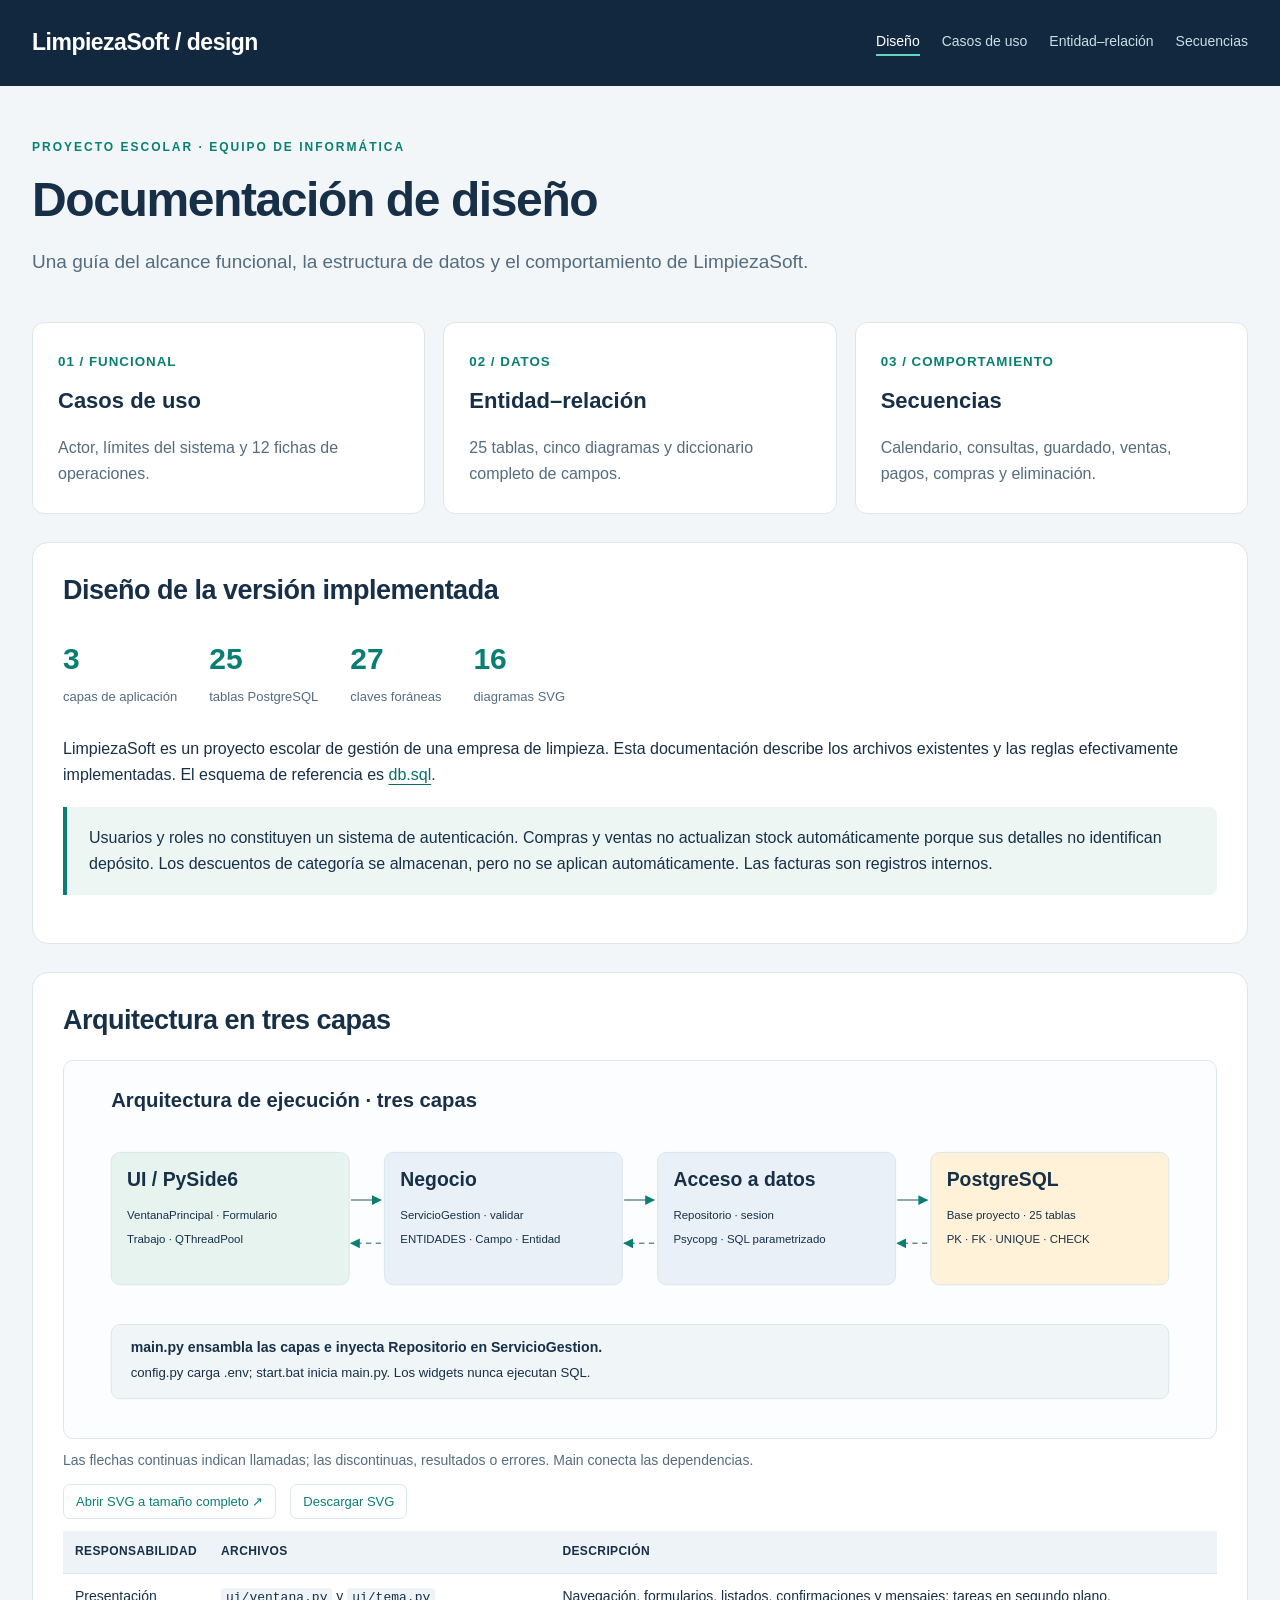
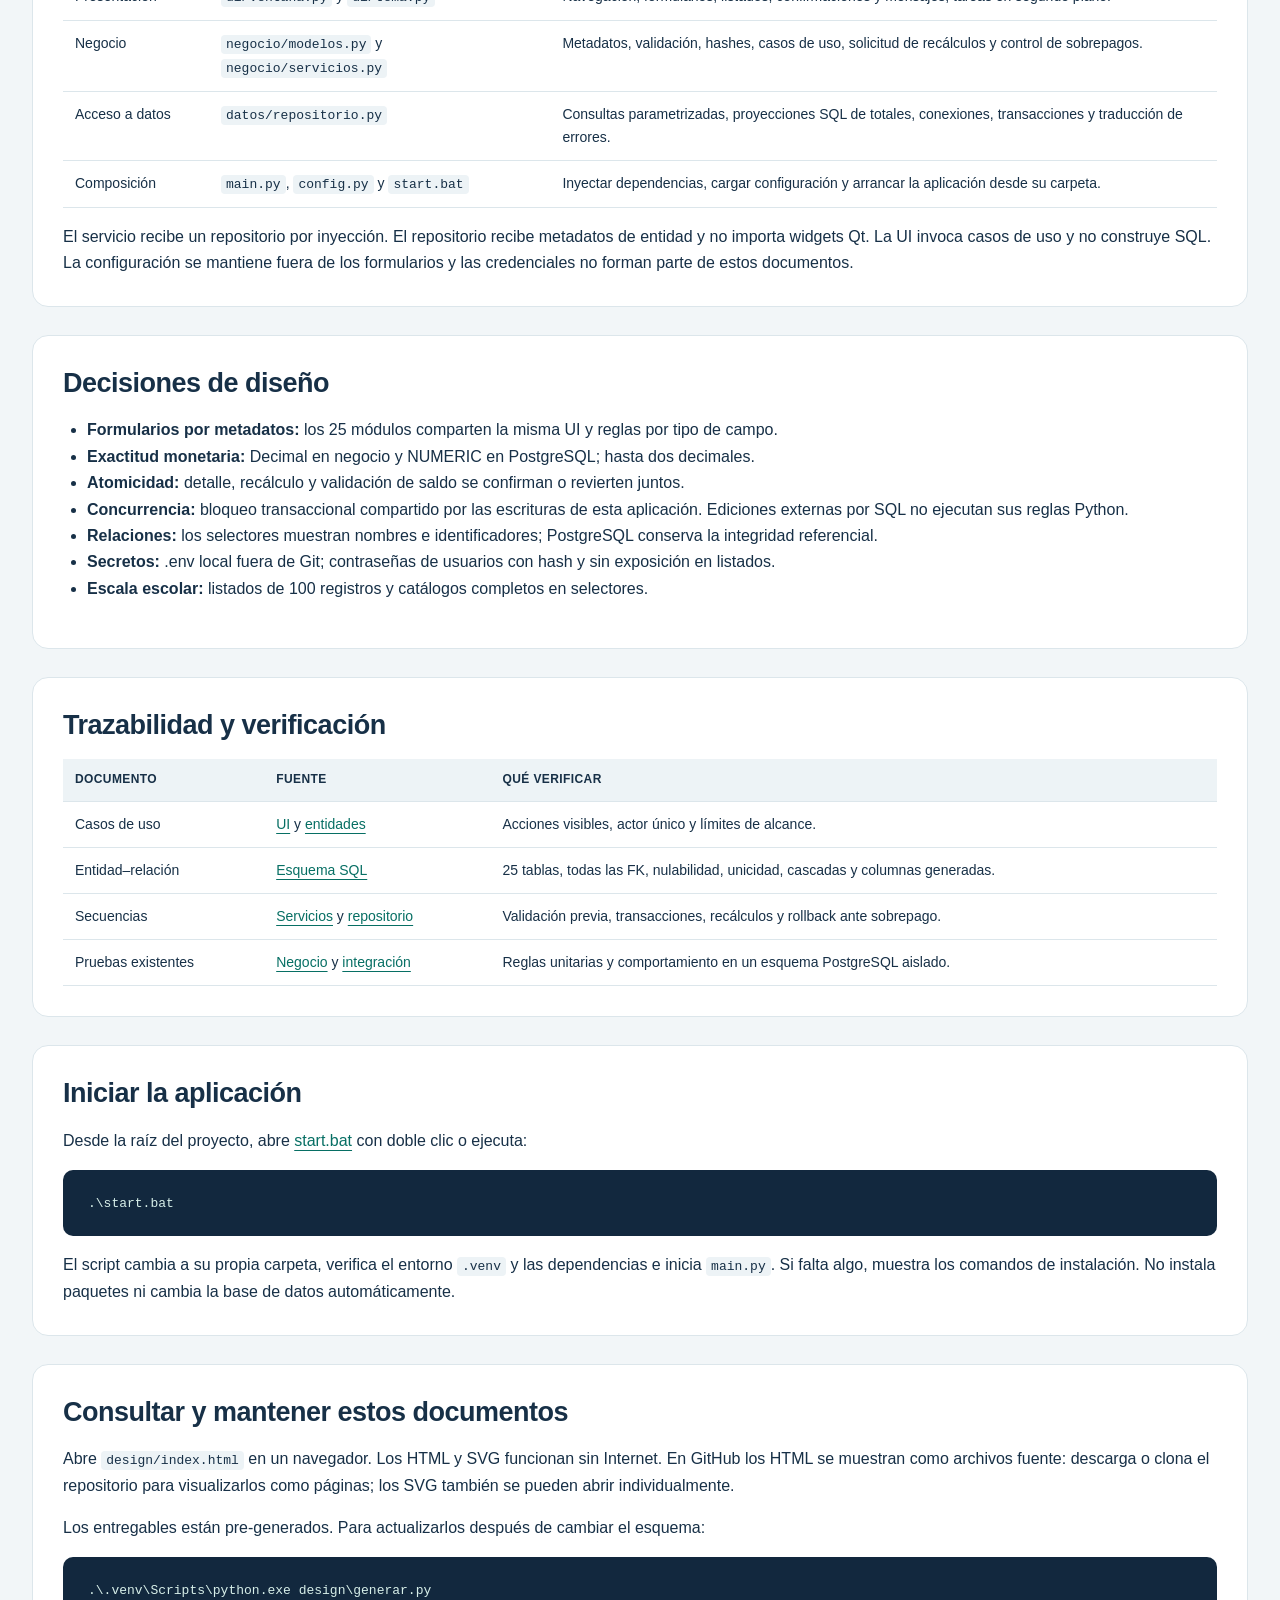
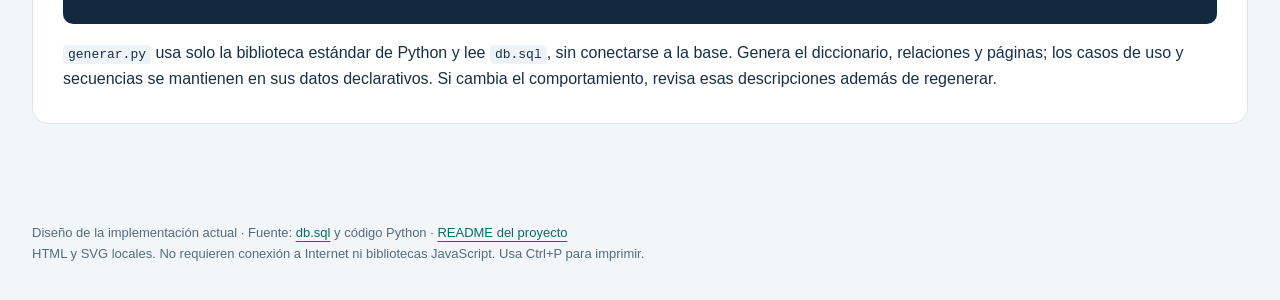
<file: design/index.html>
<!doctype html>
<html lang="es"><head><meta charset="utf-8"><meta name="viewport" content="width=device-width, initial-scale=1">
<meta name="description" content="Una guía del alcance funcional, la estructura de datos y el comportamiento de LimpiezaSoft."><title>Documentación de diseño · LimpiezaSoft</title><link rel="stylesheet" href="styles.css"></head>
<body><a class="skip" href="#contenido">Saltar al contenido</a><header class="top"><div class="top-inner"><a class="brand" href="index.html">LimpiezaSoft / design</a><nav aria-label="Documentos de diseño"><a href="index.html" aria-current="page">Diseño</a><a href="casos-de-uso.html">Casos de uso</a><a href="entidad-relacion.html">Entidad–relación</a><a href="secuencias.html">Secuencias</a></nav></div></header>
<div class="hero"><div class="eyebrow">Proyecto escolar · Equipo de Informática</div><h1>Documentación de diseño</h1><p class="lead">Una guía del alcance funcional, la estructura de datos y el comportamiento de LimpiezaSoft.</p></div>
<main id="contenido"><div class="grid"><a class="card" href="casos-de-uso.html"><small>01 / FUNCIONAL</small><b>Casos de uso</b><p>Actor, límites del sistema y 12 fichas de operaciones.</p></a><a class="card" href="entidad-relacion.html"><small>02 / DATOS</small><b>Entidad–relación</b><p>25 tablas, cinco diagramas y diccionario completo de campos.</p></a><a class="card" href="secuencias.html"><small>03 / COMPORTAMIENTO</small><b>Secuencias</b><p>Calendario, consultas, guardado, ventas, pagos, compras y eliminación.</p></a></div><section id="alcance"><h2>Diseño de la versión implementada</h2><div class="stats"><div><strong>3</strong><span>capas de aplicación</span></div><div><strong>25</strong><span>tablas PostgreSQL</span></div><div><strong>27</strong><span>claves foráneas</span></div><div><strong>16</strong><span>diagramas SVG</span></div></div><p>LimpiezaSoft es un proyecto escolar de gestión de una empresa de limpieza. Esta documentación describe los archivos existentes y las reglas efectivamente implementadas. El esquema de referencia es <a href="../db.sql">db.sql</a>.</p><div class="note">Usuarios y roles no constituyen un sistema de autenticación. Compras y ventas no actualizan stock automáticamente porque sus detalles no identifican depósito. Los descuentos de categoría se almacenan, pero no se aplican automáticamente. Las facturas son registros internos.</div></section><section id="arquitectura"><h2>Arquitectura en tres capas</h2><figure class="figure"><div class="diagram" tabindex="0" aria-label="Arquitectura de tres capas con PostgreSQL. Desplazamiento horizontal disponible."><img src="svg/arquitectura.svg" alt="Arquitectura de tres capas con PostgreSQL"></div><figcaption>Las flechas continuas indican llamadas; las discontinuas, resultados o errores. Main conecta las dependencias.</figcaption><div class="tools"><a href="svg/arquitectura.svg" target="_blank" rel="noopener">Abrir SVG a tamaño completo ↗</a><a href="svg/arquitectura.svg" download>Descargar SVG</a></div></figure><div class="table-wrap"><table><thead><tr><th scope="col">Responsabilidad</th><th scope="col">Archivos</th><th scope="col">Descripción</th></tr></thead><tbody><tr><td>Presentación</td><td><code>ui/ventana.py</code> y <code>ui/tema.py</code></td><td>Navegación, formularios, listados, confirmaciones y mensajes; tareas en segundo plano.</td></tr><tr><td>Negocio</td><td><code>negocio/modelos.py</code> y <code>negocio/servicios.py</code></td><td>Metadatos, validación, hashes, casos de uso, solicitud de recálculos y control de sobrepagos.</td></tr><tr><td>Acceso a datos</td><td><code>datos/repositorio.py</code></td><td>Consultas parametrizadas, proyecciones SQL de totales, conexiones, transacciones y traducción de errores.</td></tr><tr><td>Composición</td><td><code>main.py</code>, <code>config.py</code> y <code>start.bat</code></td><td>Inyectar dependencias, cargar configuración y arrancar la aplicación desde su carpeta.</td></tr></tbody></table></div><p>El servicio recibe un repositorio por inyección. El repositorio recibe metadatos de entidad y no importa widgets Qt. La UI invoca casos de uso y no construye SQL. La configuración se mantiene fuera de los formularios y las credenciales no forman parte de estos documentos.</p></section><section id="decisiones"><h2>Decisiones de diseño</h2><ul><li><strong>Formularios por metadatos:</strong> los 25 módulos comparten la misma UI y reglas por tipo de campo.</li><li><strong>Exactitud monetaria:</strong> Decimal en negocio y NUMERIC en PostgreSQL; hasta dos decimales.</li><li><strong>Atomicidad:</strong> detalle, recálculo y validación de saldo se confirman o revierten juntos.</li><li><strong>Concurrencia:</strong> bloqueo transaccional compartido por las escrituras de esta aplicación. Ediciones externas por SQL no ejecutan sus reglas Python.</li><li><strong>Relaciones:</strong> los selectores muestran nombres e identificadores; PostgreSQL conserva la integridad referencial.</li><li><strong>Secretos:</strong> .env local fuera de Git; contraseñas de usuarios con hash y sin exposición en listados.</li><li><strong>Escala escolar:</strong> listados de 100 registros y catálogos completos en selectores.</li></ul></section><section id="trazabilidad"><h2>Trazabilidad y verificación</h2><div class="table-wrap"><table><thead><tr><th scope="col">Documento</th><th scope="col">Fuente</th><th scope="col">Qué verificar</th></tr></thead><tbody><tr><td>Casos de uso</td><td><a href="../limpiezasoft/ui/ventana.py">UI</a> y <a href="../limpiezasoft/negocio/modelos.py">entidades</a></td><td>Acciones visibles, actor único y límites de alcance.</td></tr><tr><td>Entidad–relación</td><td><a href="../db.sql">Esquema SQL</a></td><td>25 tablas, todas las FK, nulabilidad, unicidad, cascadas y columnas generadas.</td></tr><tr><td>Secuencias</td><td><a href="../limpiezasoft/negocio/servicios.py">Servicios</a> y <a href="../limpiezasoft/datos/repositorio.py">repositorio</a></td><td>Validación previa, transacciones, recálculos y rollback ante sobrepago.</td></tr><tr><td>Pruebas existentes</td><td><a href="../tests/test_negocio.py">Negocio</a> y <a href="../tests/test_postgres.py">integración</a></td><td>Reglas unitarias y comportamiento en un esquema PostgreSQL aislado.</td></tr></tbody></table></div></section><section id="inicio"><h2>Iniciar la aplicación</h2><p>Desde la raíz del proyecto, abre <a href="../start.bat">start.bat</a> con doble clic o ejecuta:</p><pre><code>.\start.bat</code></pre><p>El script cambia a su propia carpeta, verifica el entorno <code>.venv</code> y las dependencias e inicia <code>main.py</code>. Si falta algo, muestra los comandos de instalación. No instala paquetes ni cambia la base de datos automáticamente.</p></section><section id="mantenimiento"><h2>Consultar y mantener estos documentos</h2><p>Abre <code>design/index.html</code> en un navegador. Los HTML y SVG funcionan sin Internet. En GitHub los HTML se muestran como archivos fuente: descarga o clona el repositorio para visualizarlos como páginas; los SVG también se pueden abrir individualmente.</p><p>Los entregables están pre-generados. Para actualizarlos después de cambiar el esquema:</p><pre><code>.\.venv\Scripts\python.exe design\generar.py</code></pre><p><code>generar.py</code> usa solo la biblioteca estándar de Python y lee <code>db.sql</code>, sin conectarse a la base. Genera el diccionario, relaciones y páginas; los casos de uso y secuencias se mantienen en sus datos declarativos. Si cambia el comportamiento, revisa esas descripciones además de regenerar.</p></section></main><footer>Diseño de la implementación actual · Fuente: <a href="../db.sql">db.sql</a> y código Python · <a href="../README.md">README del proyecto</a><br>HTML y SVG locales. No requieren conexión a Internet ni bibliotecas JavaScript. Usa Ctrl+P para imprimir.</footer></body></html>
</file>
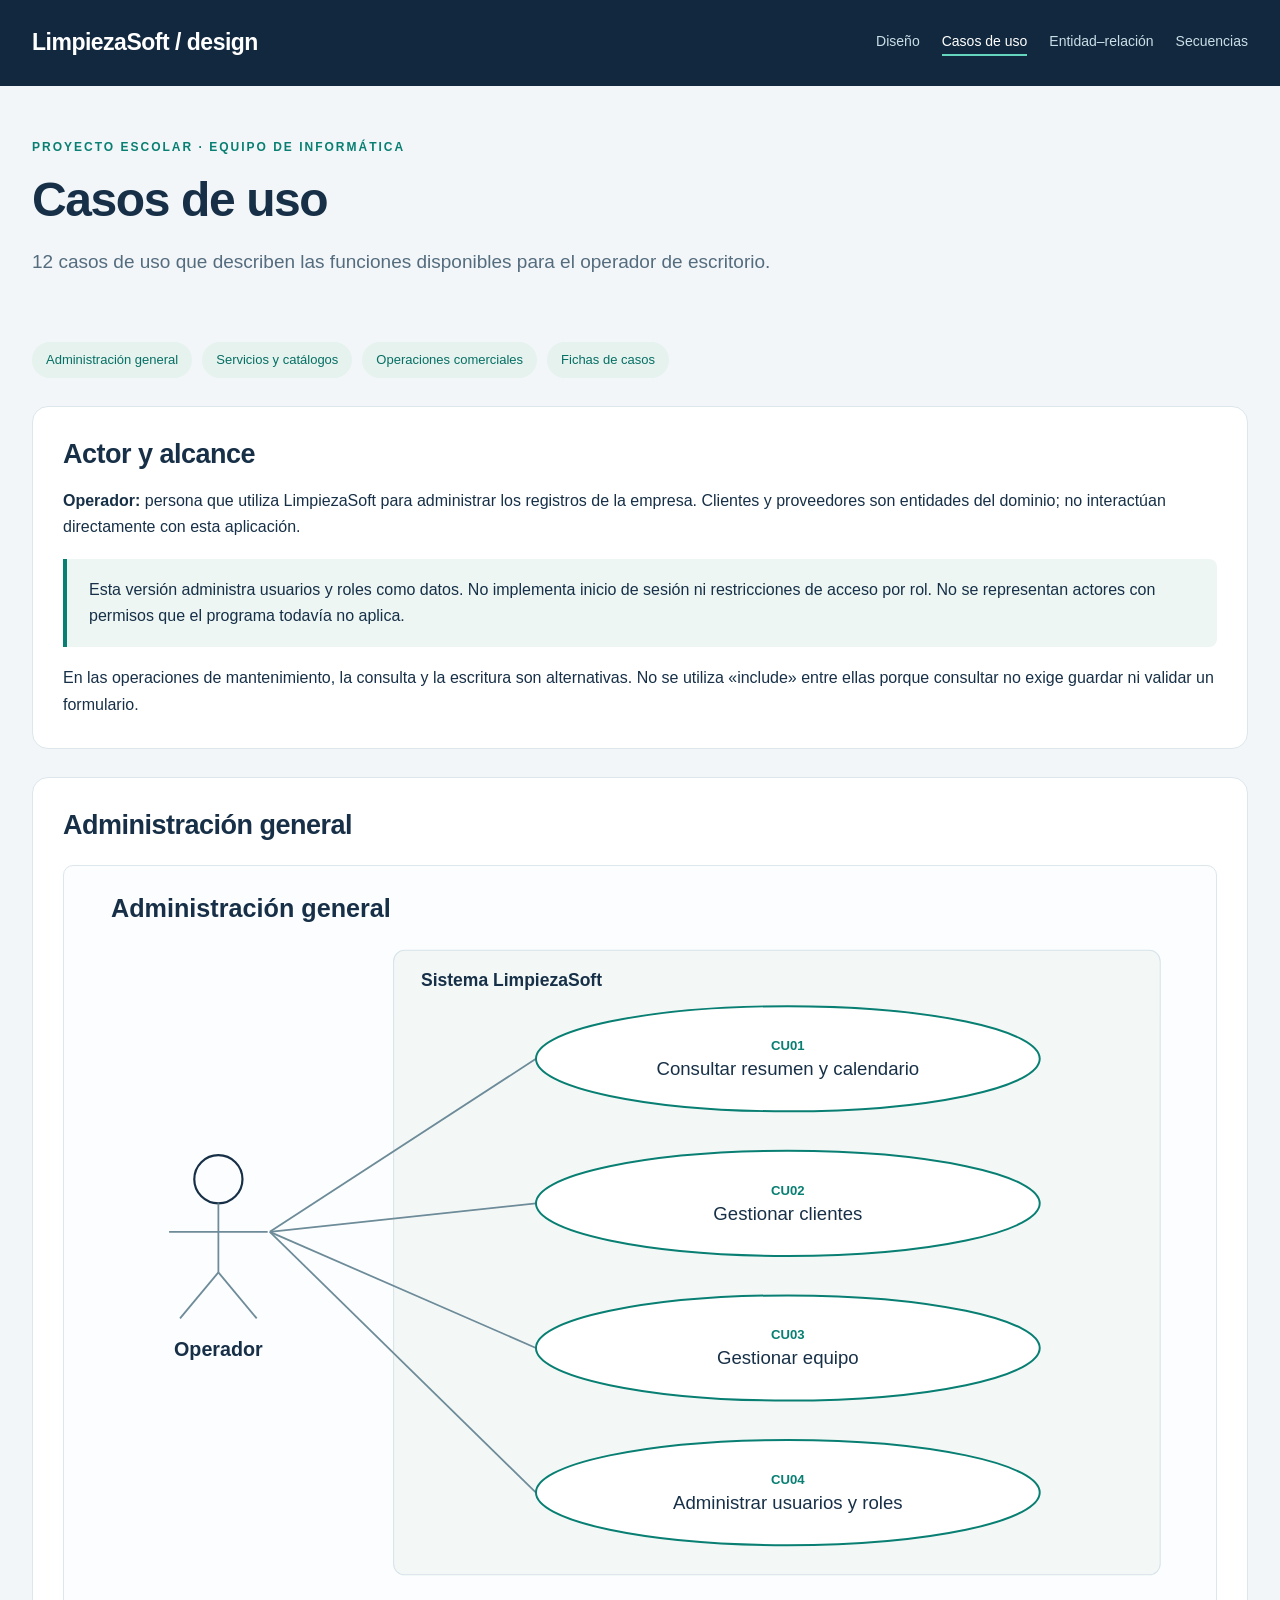
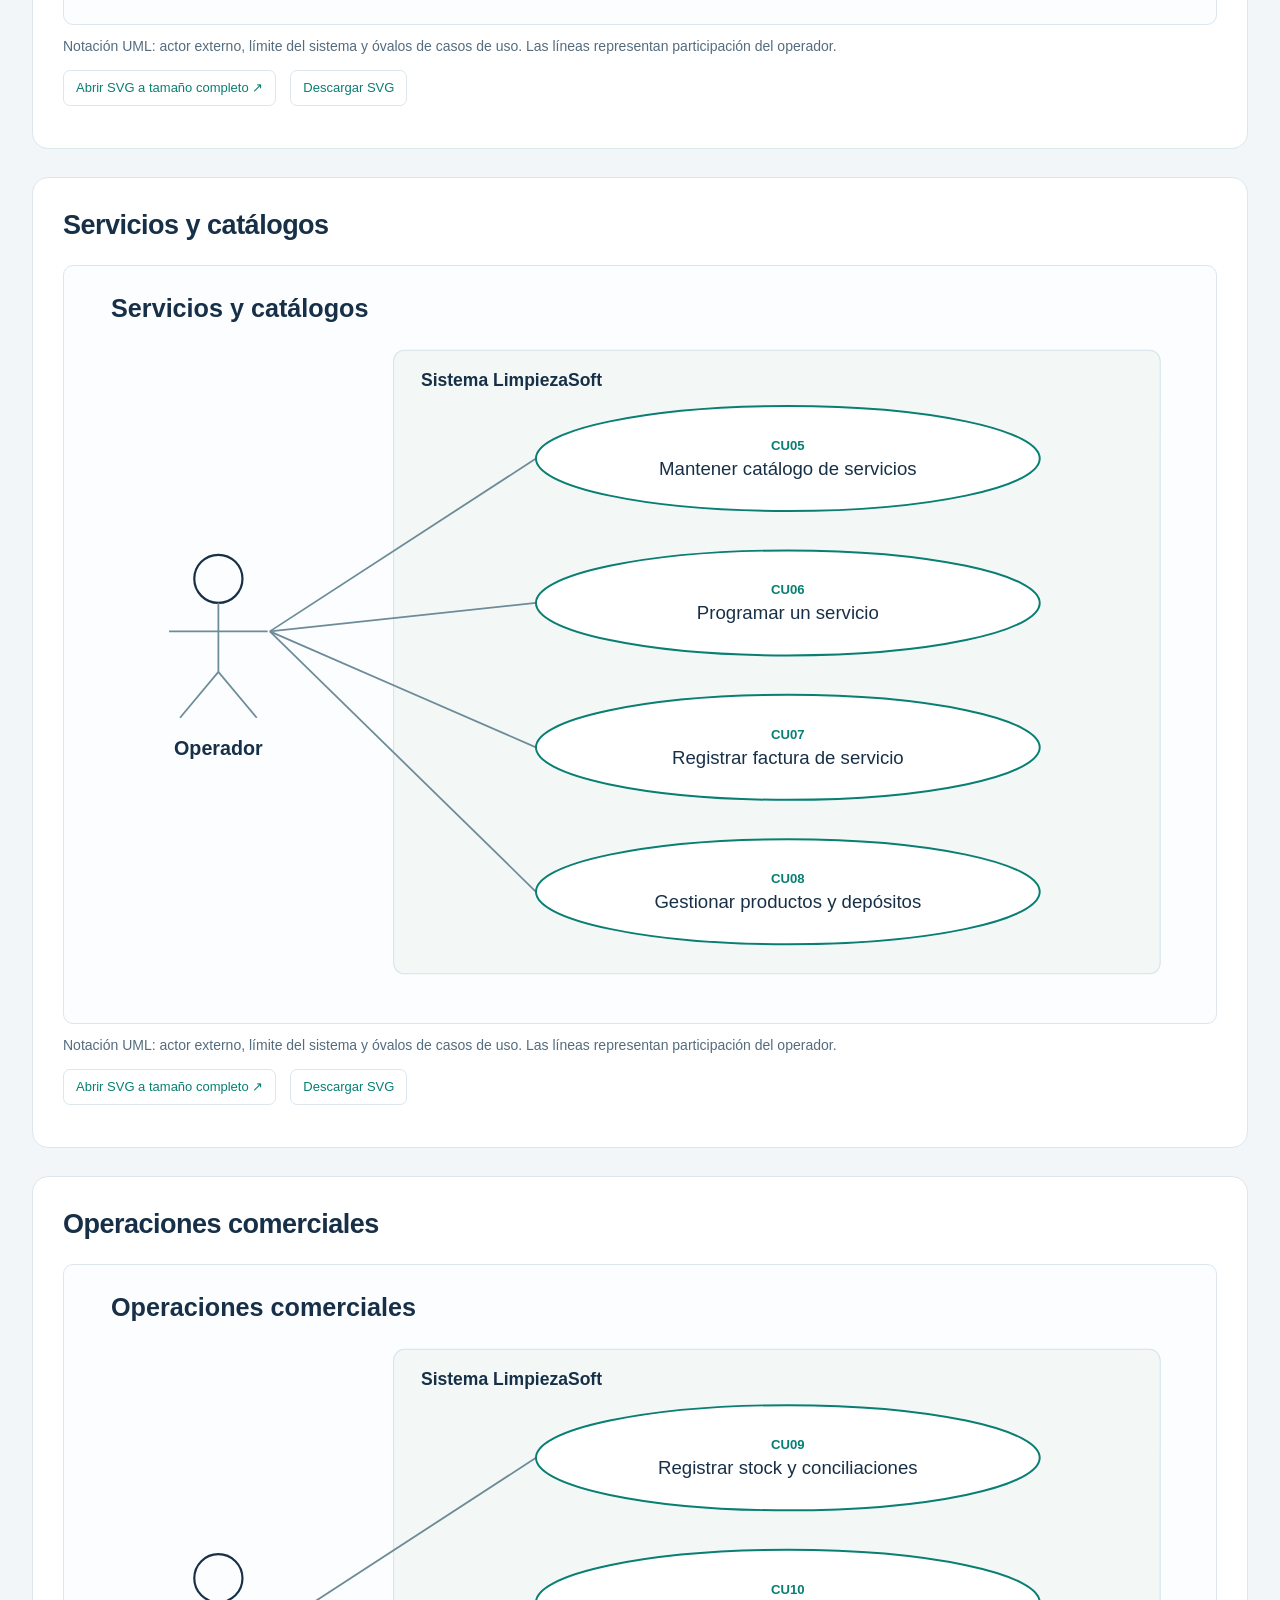
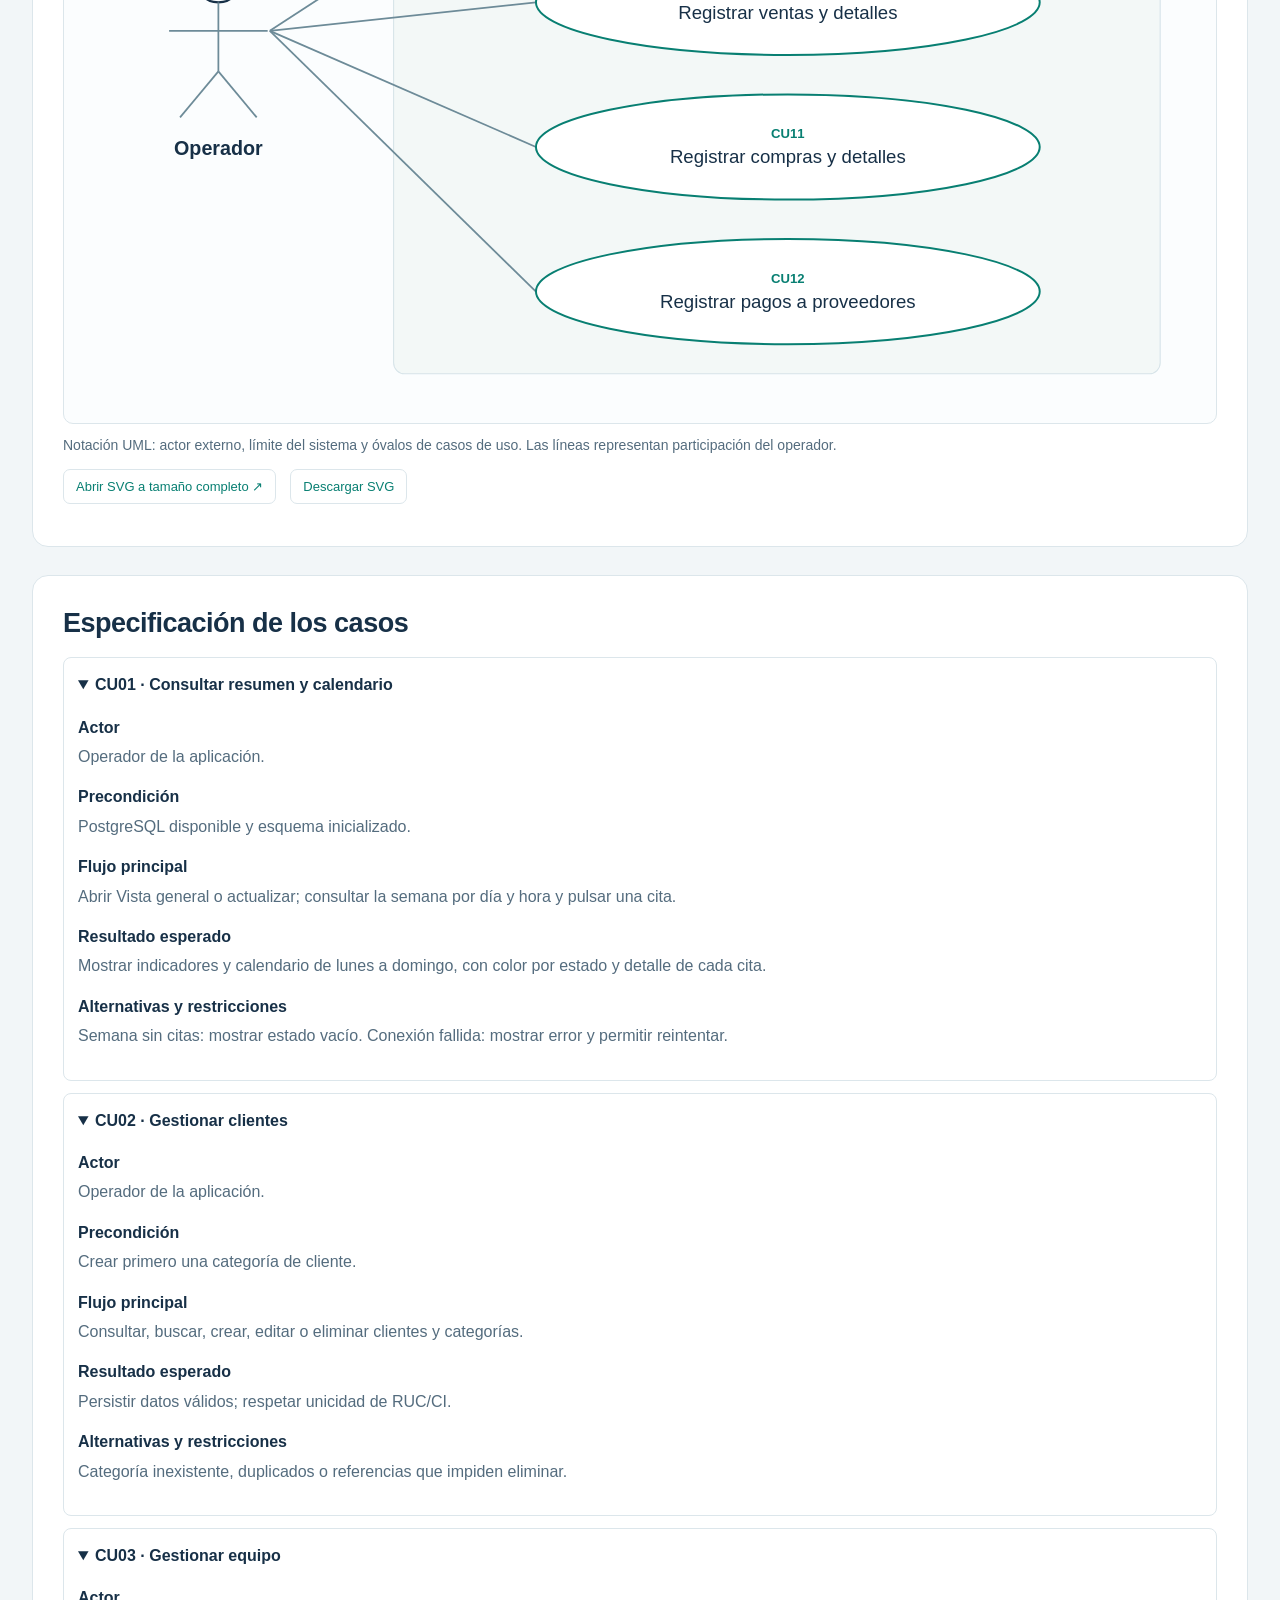
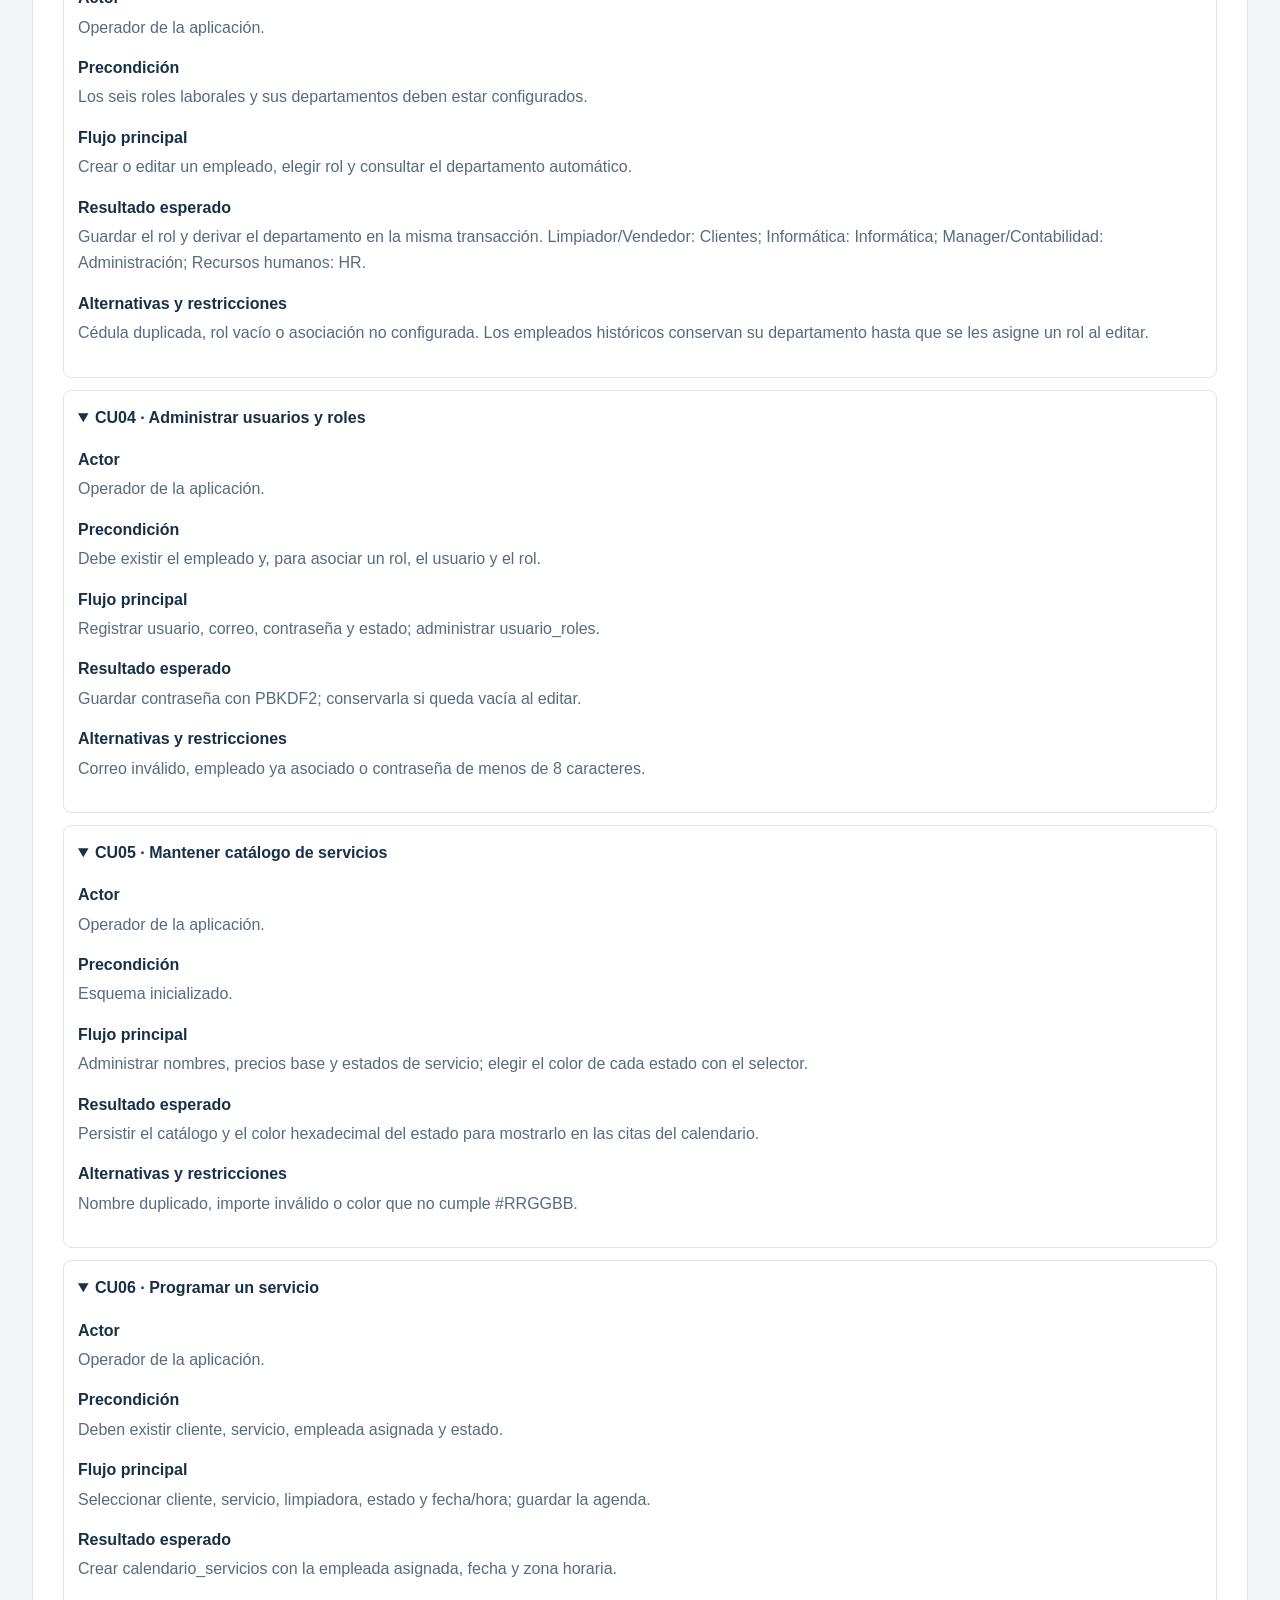
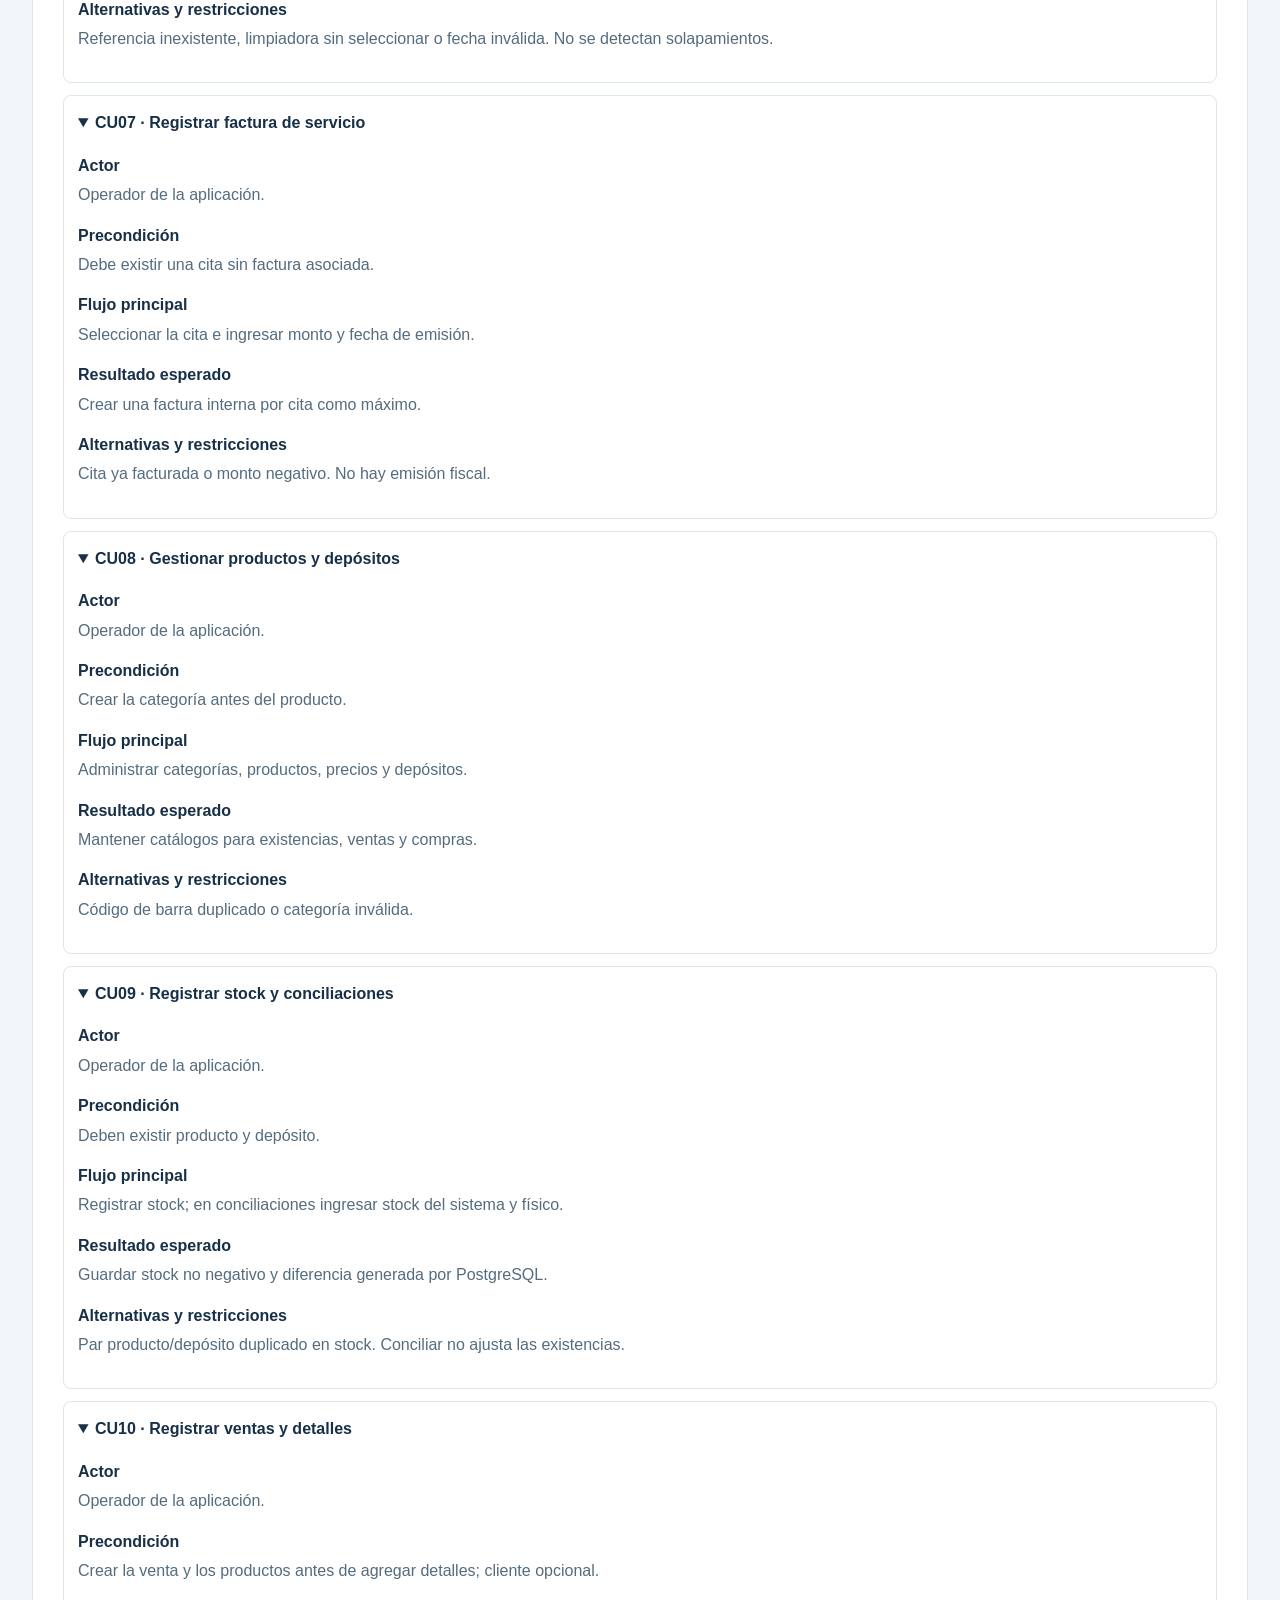
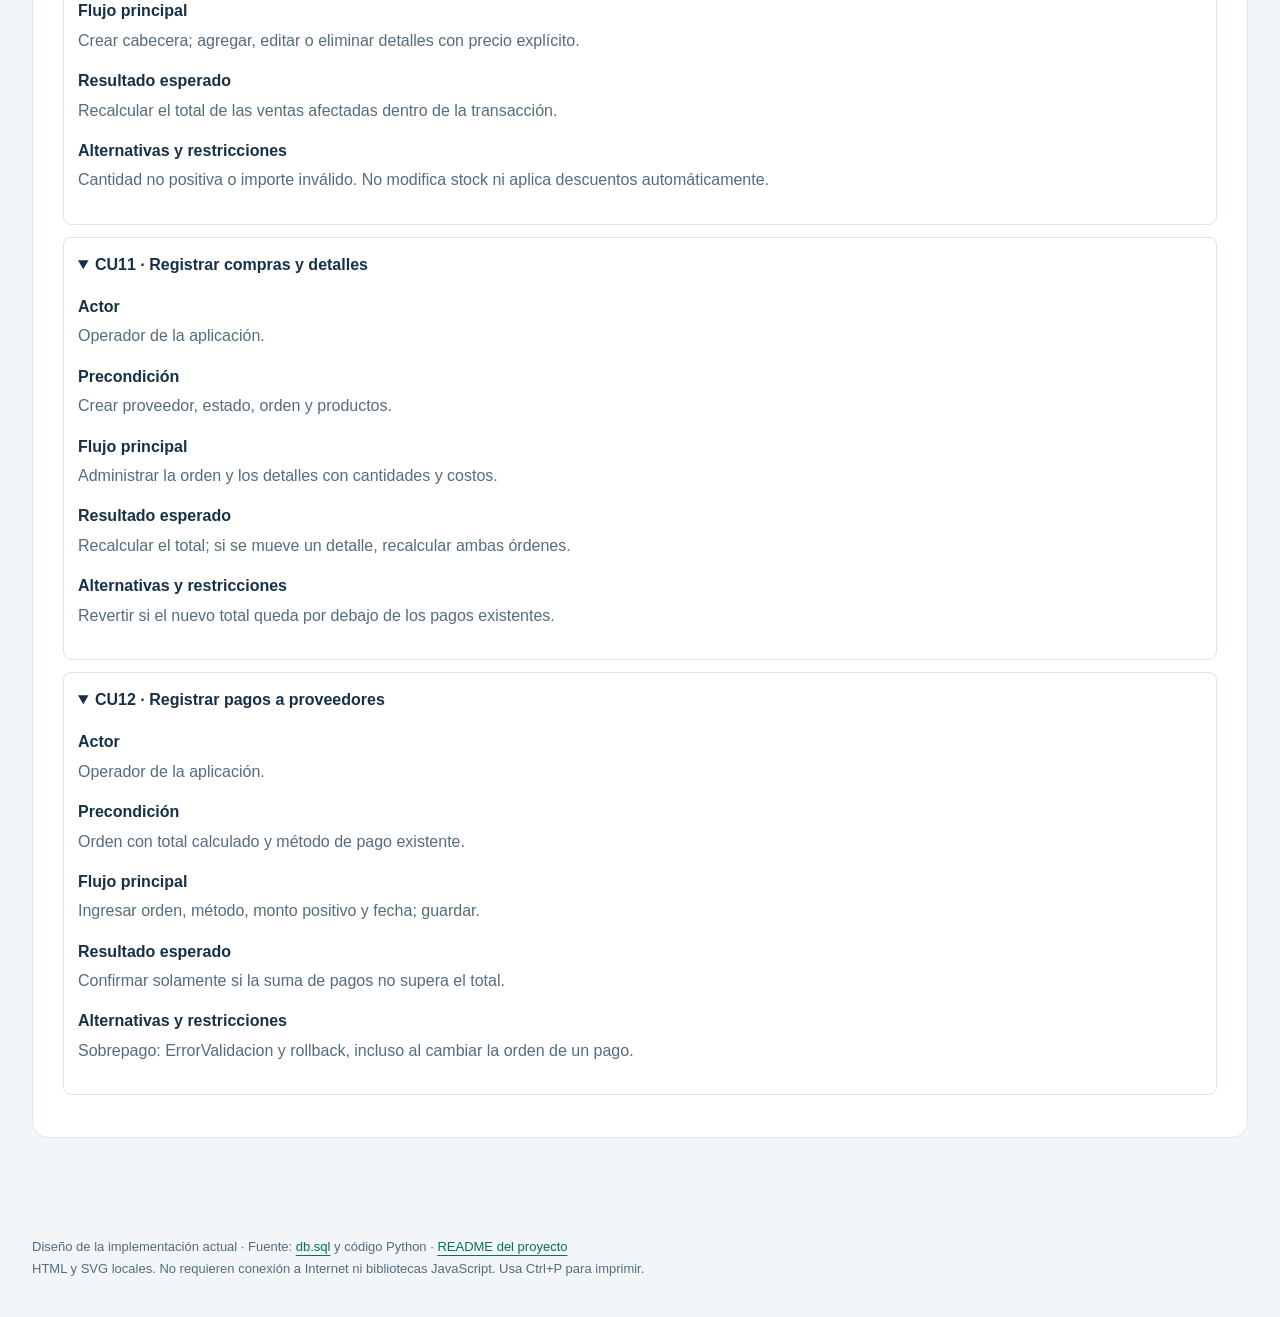
<file: design/casos-de-uso.html>
<!doctype html>
<html lang="es"><head><meta charset="utf-8"><meta name="viewport" content="width=device-width, initial-scale=1">
<meta name="description" content="12 casos de uso que describen las funciones disponibles para el operador de escritorio."><title>Casos de uso · LimpiezaSoft</title><link rel="stylesheet" href="styles.css"></head>
<body><a class="skip" href="#contenido">Saltar al contenido</a><header class="top"><div class="top-inner"><a class="brand" href="index.html">LimpiezaSoft / design</a><nav aria-label="Documentos de diseño"><a href="index.html">Diseño</a><a href="casos-de-uso.html" aria-current="page">Casos de uso</a><a href="entidad-relacion.html">Entidad–relación</a><a href="secuencias.html">Secuencias</a></nav></div></header>
<div class="hero"><div class="eyebrow">Proyecto escolar · Equipo de Informática</div><h1>Casos de uso</h1><p class="lead">12 casos de uso que describen las funciones disponibles para el operador de escritorio.</p></div>
<main id="contenido"><nav class="pills" aria-label="Secciones del documento"><a href="#general">Administración general</a><a href="#servicios">Servicios y catálogos</a><a href="#operaciones">Operaciones comerciales</a><a href="#fichas">Fichas de casos</a></nav><section id="actores"><h2>Actor y alcance</h2><p><strong>Operador:</strong> persona que utiliza LimpiezaSoft para administrar los registros de la empresa. Clientes y proveedores son entidades del dominio; no interactúan directamente con esta aplicación.</p><div class="note">Esta versión administra usuarios y roles como datos. No implementa inicio de sesión ni restricciones de acceso por rol. No se representan actores con permisos que el programa todavía no aplica.</div><p>En las operaciones de mantenimiento, la consulta y la escritura son alternativas. No se utiliza «include» entre ellas porque consultar no exige guardar ni validar un formulario.</p></section><section id="general"><h2>Administración general</h2><figure class="figure"><div class="diagram" tabindex="0" aria-label="Administración general. Desplazamiento horizontal disponible."><img src="svg/casos-general.svg" alt="Administración general"></div><figcaption>Notación UML: actor externo, límite del sistema y óvalos de casos de uso. Las líneas representan participación del operador.</figcaption><div class="tools"><a href="svg/casos-general.svg" target="_blank" rel="noopener">Abrir SVG a tamaño completo ↗</a><a href="svg/casos-general.svg" download>Descargar SVG</a></div></figure></section><section id="servicios"><h2>Servicios y catálogos</h2><figure class="figure"><div class="diagram" tabindex="0" aria-label="Servicios y catálogos. Desplazamiento horizontal disponible."><img src="svg/casos-servicios.svg" alt="Servicios y catálogos"></div><figcaption>Notación UML: actor externo, límite del sistema y óvalos de casos de uso. Las líneas representan participación del operador.</figcaption><div class="tools"><a href="svg/casos-servicios.svg" target="_blank" rel="noopener">Abrir SVG a tamaño completo ↗</a><a href="svg/casos-servicios.svg" download>Descargar SVG</a></div></figure></section><section id="operaciones"><h2>Operaciones comerciales</h2><figure class="figure"><div class="diagram" tabindex="0" aria-label="Operaciones comerciales. Desplazamiento horizontal disponible."><img src="svg/casos-operaciones.svg" alt="Operaciones comerciales"></div><figcaption>Notación UML: actor externo, límite del sistema y óvalos de casos de uso. Las líneas representan participación del operador.</figcaption><div class="tools"><a href="svg/casos-operaciones.svg" target="_blank" rel="noopener">Abrir SVG a tamaño completo ↗</a><a href="svg/casos-operaciones.svg" download>Descargar SVG</a></div></figure></section><section id="fichas"><h2>Especificación de los casos</h2><details id="CU01" open><summary>CU01 · Consultar resumen y calendario</summary><dl><dt>Actor</dt><dd>Operador de la aplicación.</dd><dt>Precondición</dt><dd>PostgreSQL disponible y esquema inicializado.</dd><dt>Flujo principal</dt><dd>Abrir Vista general o actualizar; consultar la semana por día y hora y pulsar una cita.</dd><dt>Resultado esperado</dt><dd>Mostrar indicadores y calendario de lunes a domingo, con color por estado y detalle de cada cita.</dd><dt>Alternativas y restricciones</dt><dd>Semana sin citas: mostrar estado vacío. Conexión fallida: mostrar error y permitir reintentar.</dd></dl></details><details id="CU02" open><summary>CU02 · Gestionar clientes</summary><dl><dt>Actor</dt><dd>Operador de la aplicación.</dd><dt>Precondición</dt><dd>Crear primero una categoría de cliente.</dd><dt>Flujo principal</dt><dd>Consultar, buscar, crear, editar o eliminar clientes y categorías.</dd><dt>Resultado esperado</dt><dd>Persistir datos válidos; respetar unicidad de RUC/CI.</dd><dt>Alternativas y restricciones</dt><dd>Categoría inexistente, duplicados o referencias que impiden eliminar.</dd></dl></details><details id="CU03" open><summary>CU03 · Gestionar equipo</summary><dl><dt>Actor</dt><dd>Operador de la aplicación.</dd><dt>Precondición</dt><dd>Los seis roles laborales y sus departamentos deben estar configurados.</dd><dt>Flujo principal</dt><dd>Crear o editar un empleado, elegir rol y consultar el departamento automático.</dd><dt>Resultado esperado</dt><dd>Guardar el rol y derivar el departamento en la misma transacción. Limpiador/Vendedor: Clientes; Informática: Informática; Manager/Contabilidad: Administración; Recursos humanos: HR.</dd><dt>Alternativas y restricciones</dt><dd>Cédula duplicada, rol vacío o asociación no configurada. Los empleados históricos conservan su departamento hasta que se les asigne un rol al editar.</dd></dl></details><details id="CU04" open><summary>CU04 · Administrar usuarios y roles</summary><dl><dt>Actor</dt><dd>Operador de la aplicación.</dd><dt>Precondición</dt><dd>Debe existir el empleado y, para asociar un rol, el usuario y el rol.</dd><dt>Flujo principal</dt><dd>Registrar usuario, correo, contraseña y estado; administrar usuario_roles.</dd><dt>Resultado esperado</dt><dd>Guardar contraseña con PBKDF2; conservarla si queda vacía al editar.</dd><dt>Alternativas y restricciones</dt><dd>Correo inválido, empleado ya asociado o contraseña de menos de 8 caracteres.</dd></dl></details><details id="CU05" open><summary>CU05 · Mantener catálogo de servicios</summary><dl><dt>Actor</dt><dd>Operador de la aplicación.</dd><dt>Precondición</dt><dd>Esquema inicializado.</dd><dt>Flujo principal</dt><dd>Administrar nombres, precios base y estados de servicio; elegir el color de cada estado con el selector.</dd><dt>Resultado esperado</dt><dd>Persistir el catálogo y el color hexadecimal del estado para mostrarlo en las citas del calendario.</dd><dt>Alternativas y restricciones</dt><dd>Nombre duplicado, importe inválido o color que no cumple #RRGGBB.</dd></dl></details><details id="CU06" open><summary>CU06 · Programar un servicio</summary><dl><dt>Actor</dt><dd>Operador de la aplicación.</dd><dt>Precondición</dt><dd>Deben existir cliente, servicio, empleada asignada y estado.</dd><dt>Flujo principal</dt><dd>Seleccionar cliente, servicio, limpiadora, estado y fecha/hora; guardar la agenda.</dd><dt>Resultado esperado</dt><dd>Crear calendario_servicios con la empleada asignada, fecha y zona horaria.</dd><dt>Alternativas y restricciones</dt><dd>Referencia inexistente, limpiadora sin seleccionar o fecha inválida. No se detectan solapamientos.</dd></dl></details><details id="CU07" open><summary>CU07 · Registrar factura de servicio</summary><dl><dt>Actor</dt><dd>Operador de la aplicación.</dd><dt>Precondición</dt><dd>Debe existir una cita sin factura asociada.</dd><dt>Flujo principal</dt><dd>Seleccionar la cita e ingresar monto y fecha de emisión.</dd><dt>Resultado esperado</dt><dd>Crear una factura interna por cita como máximo.</dd><dt>Alternativas y restricciones</dt><dd>Cita ya facturada o monto negativo. No hay emisión fiscal.</dd></dl></details><details id="CU08" open><summary>CU08 · Gestionar productos y depósitos</summary><dl><dt>Actor</dt><dd>Operador de la aplicación.</dd><dt>Precondición</dt><dd>Crear la categoría antes del producto.</dd><dt>Flujo principal</dt><dd>Administrar categorías, productos, precios y depósitos.</dd><dt>Resultado esperado</dt><dd>Mantener catálogos para existencias, ventas y compras.</dd><dt>Alternativas y restricciones</dt><dd>Código de barra duplicado o categoría inválida.</dd></dl></details><details id="CU09" open><summary>CU09 · Registrar stock y conciliaciones</summary><dl><dt>Actor</dt><dd>Operador de la aplicación.</dd><dt>Precondición</dt><dd>Deben existir producto y depósito.</dd><dt>Flujo principal</dt><dd>Registrar stock; en conciliaciones ingresar stock del sistema y físico.</dd><dt>Resultado esperado</dt><dd>Guardar stock no negativo y diferencia generada por PostgreSQL.</dd><dt>Alternativas y restricciones</dt><dd>Par producto/depósito duplicado en stock. Conciliar no ajusta las existencias.</dd></dl></details><details id="CU10" open><summary>CU10 · Registrar ventas y detalles</summary><dl><dt>Actor</dt><dd>Operador de la aplicación.</dd><dt>Precondición</dt><dd>Crear la venta y los productos antes de agregar detalles; cliente opcional.</dd><dt>Flujo principal</dt><dd>Crear cabecera; agregar, editar o eliminar detalles con precio explícito.</dd><dt>Resultado esperado</dt><dd>Recalcular el total de las ventas afectadas dentro de la transacción.</dd><dt>Alternativas y restricciones</dt><dd>Cantidad no positiva o importe inválido. No modifica stock ni aplica descuentos automáticamente.</dd></dl></details><details id="CU11" open><summary>CU11 · Registrar compras y detalles</summary><dl><dt>Actor</dt><dd>Operador de la aplicación.</dd><dt>Precondición</dt><dd>Crear proveedor, estado, orden y productos.</dd><dt>Flujo principal</dt><dd>Administrar la orden y los detalles con cantidades y costos.</dd><dt>Resultado esperado</dt><dd>Recalcular el total; si se mueve un detalle, recalcular ambas órdenes.</dd><dt>Alternativas y restricciones</dt><dd>Revertir si el nuevo total queda por debajo de los pagos existentes.</dd></dl></details><details id="CU12" open><summary>CU12 · Registrar pagos a proveedores</summary><dl><dt>Actor</dt><dd>Operador de la aplicación.</dd><dt>Precondición</dt><dd>Orden con total calculado y método de pago existente.</dd><dt>Flujo principal</dt><dd>Ingresar orden, método, monto positivo y fecha; guardar.</dd><dt>Resultado esperado</dt><dd>Confirmar solamente si la suma de pagos no supera el total.</dd><dt>Alternativas y restricciones</dt><dd>Sobrepago: ErrorValidacion y rollback, incluso al cambiar la orden de un pago.</dd></dl></details></section></main><footer>Diseño de la implementación actual · Fuente: <a href="../db.sql">db.sql</a> y código Python · <a href="../README.md">README del proyecto</a><br>HTML y SVG locales. No requieren conexión a Internet ni bibliotecas JavaScript. Usa Ctrl+P para imprimir.</footer></body></html>
</file>
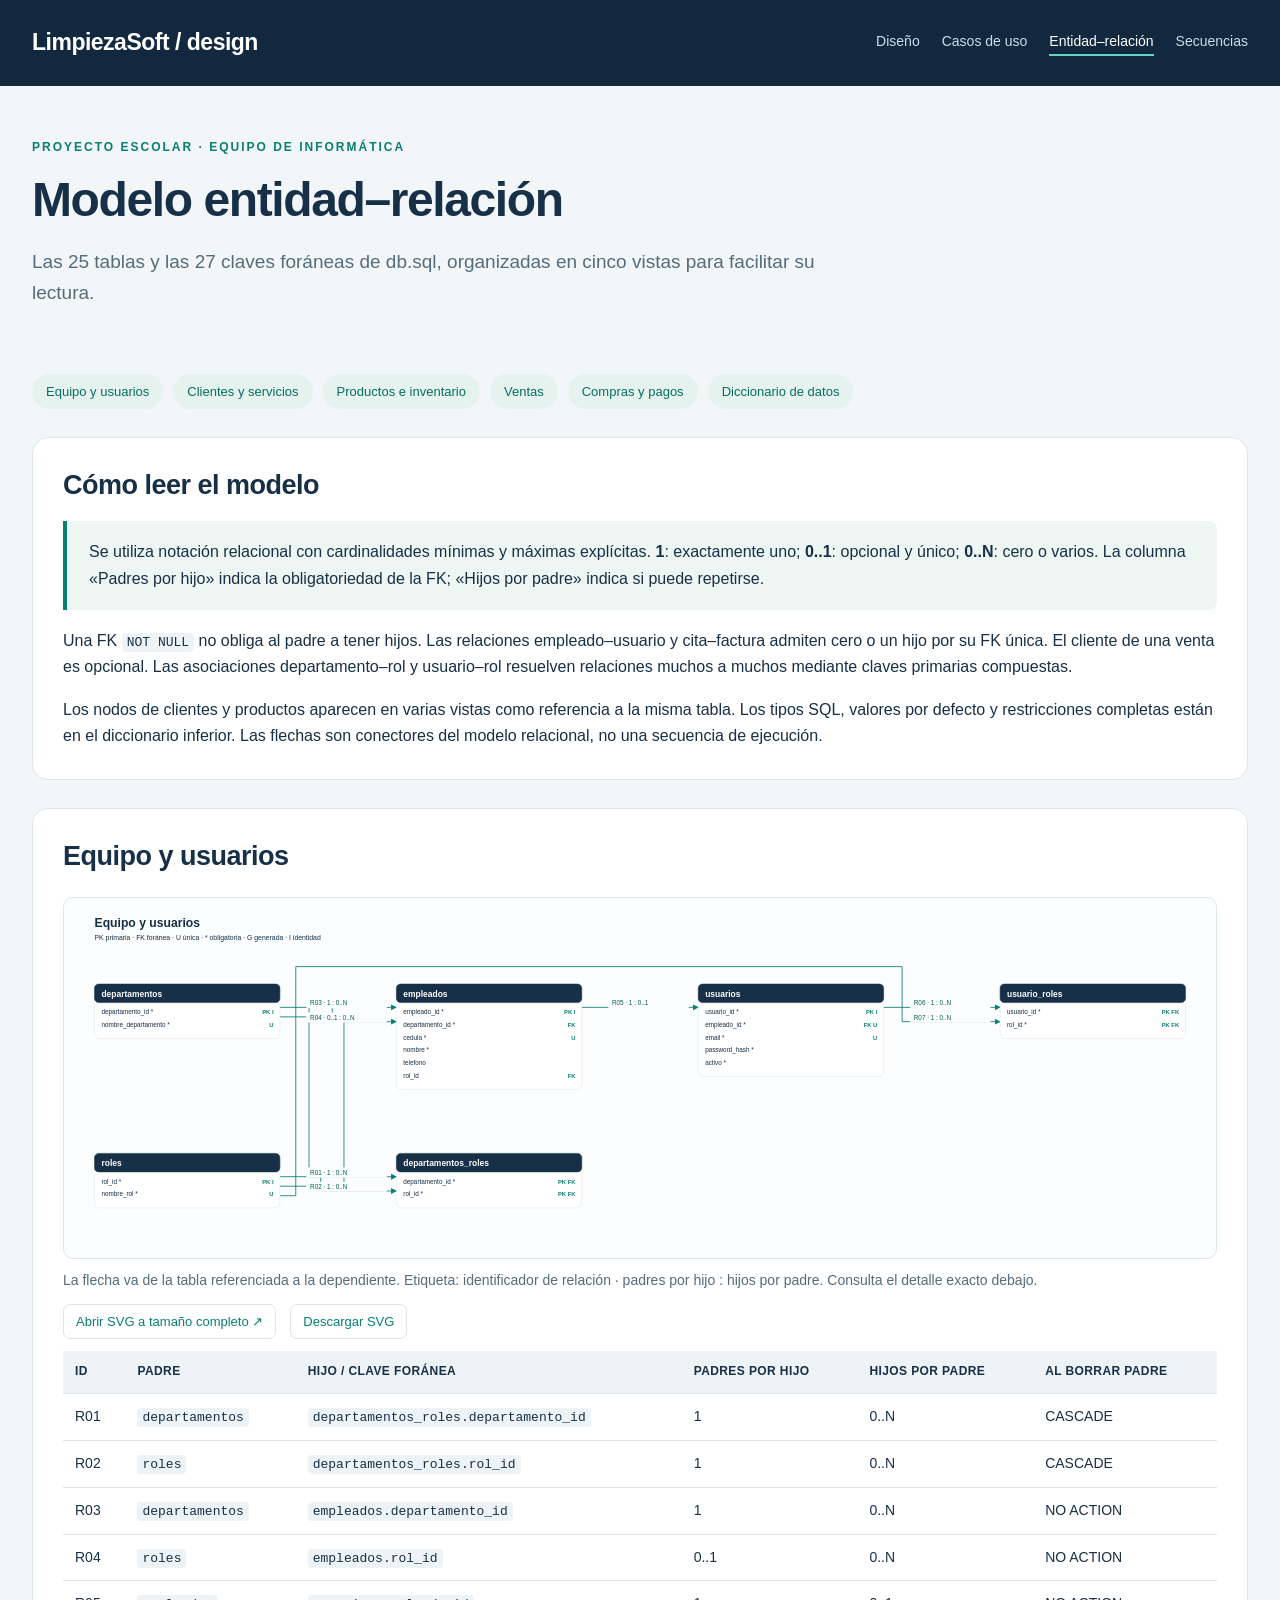
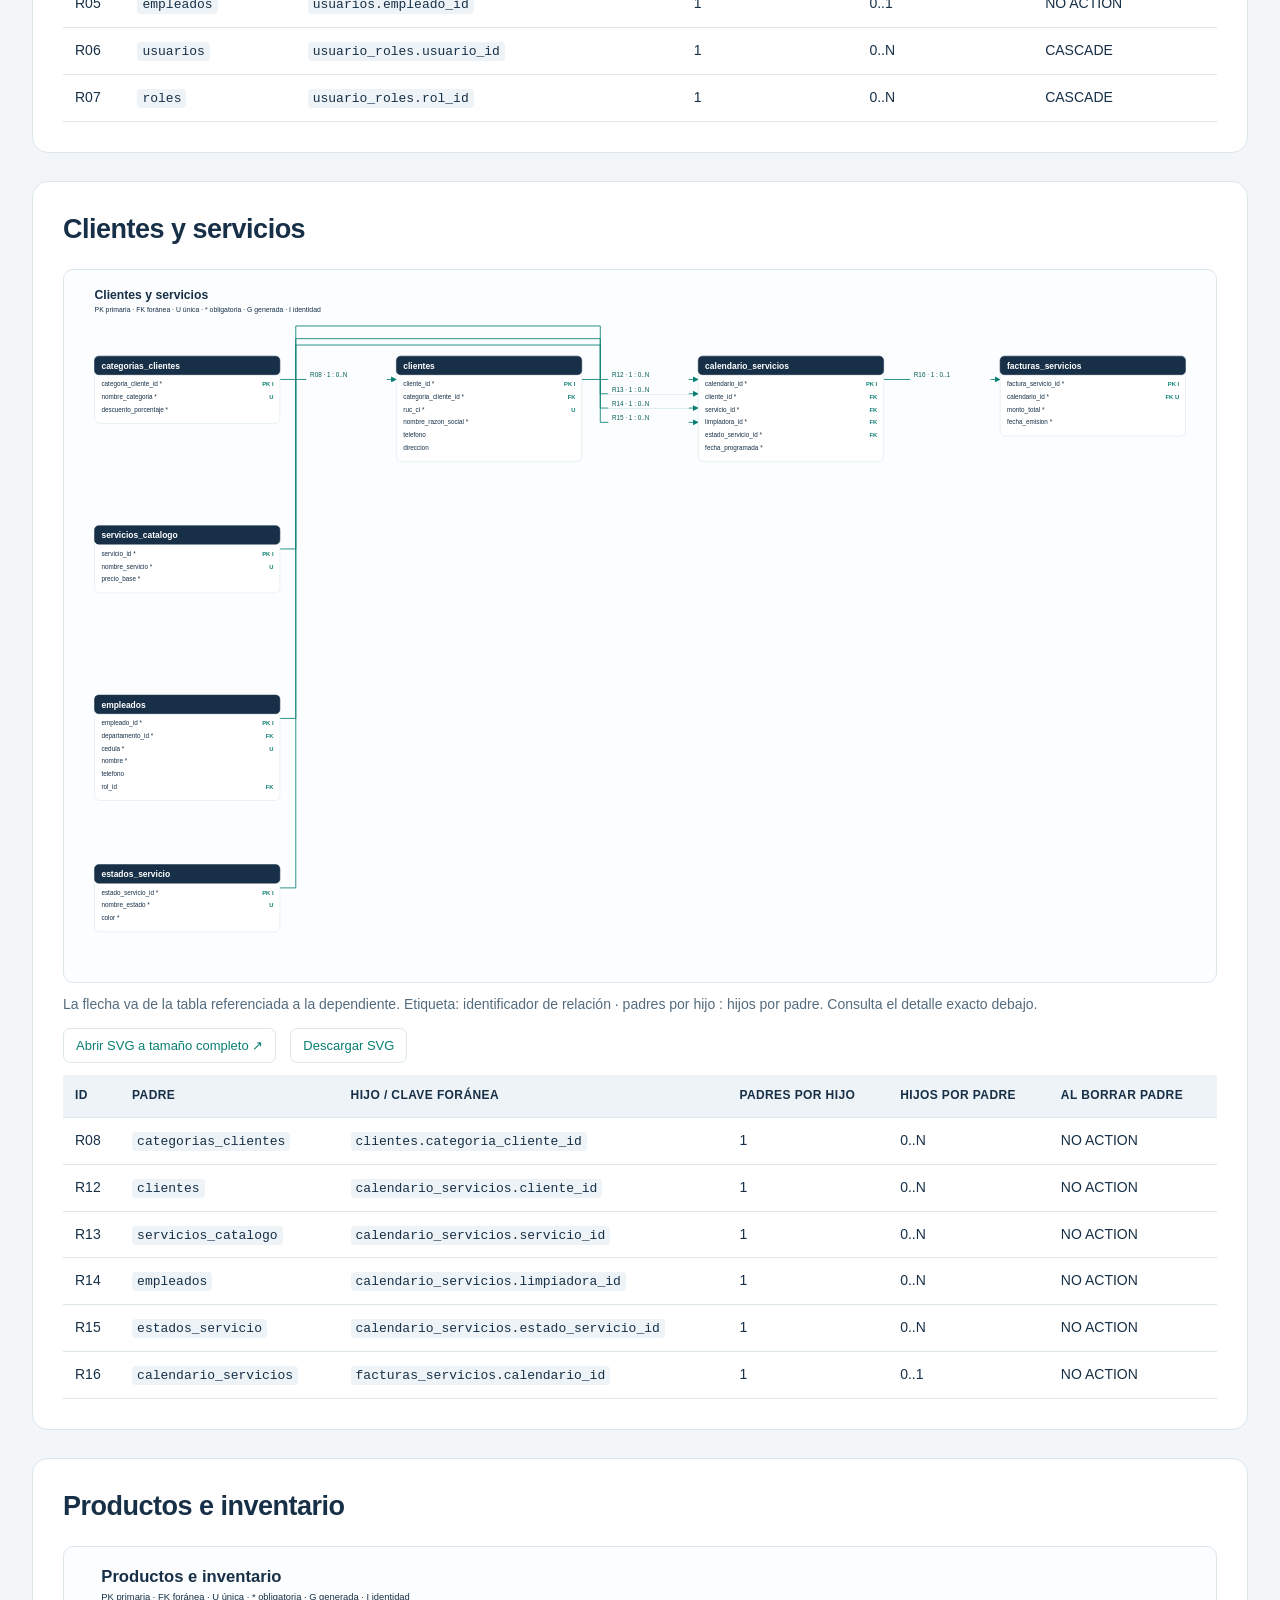
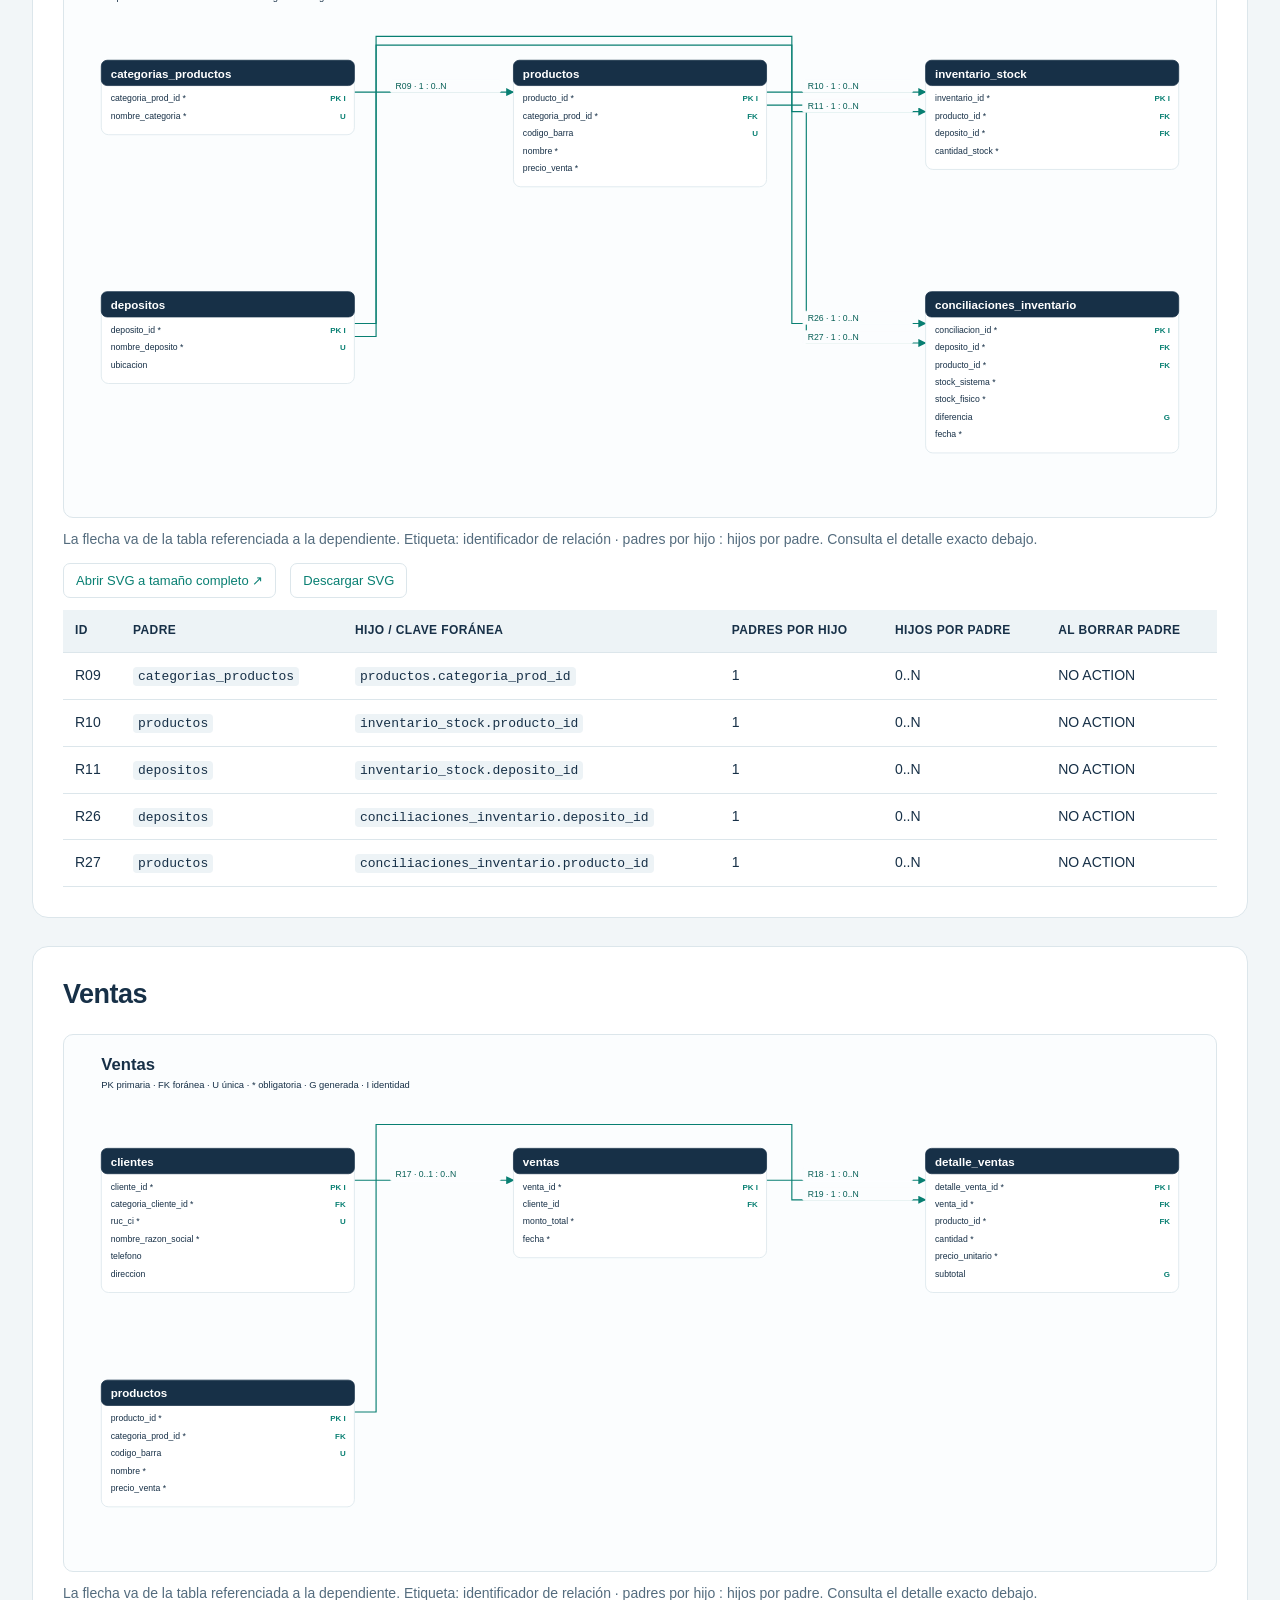
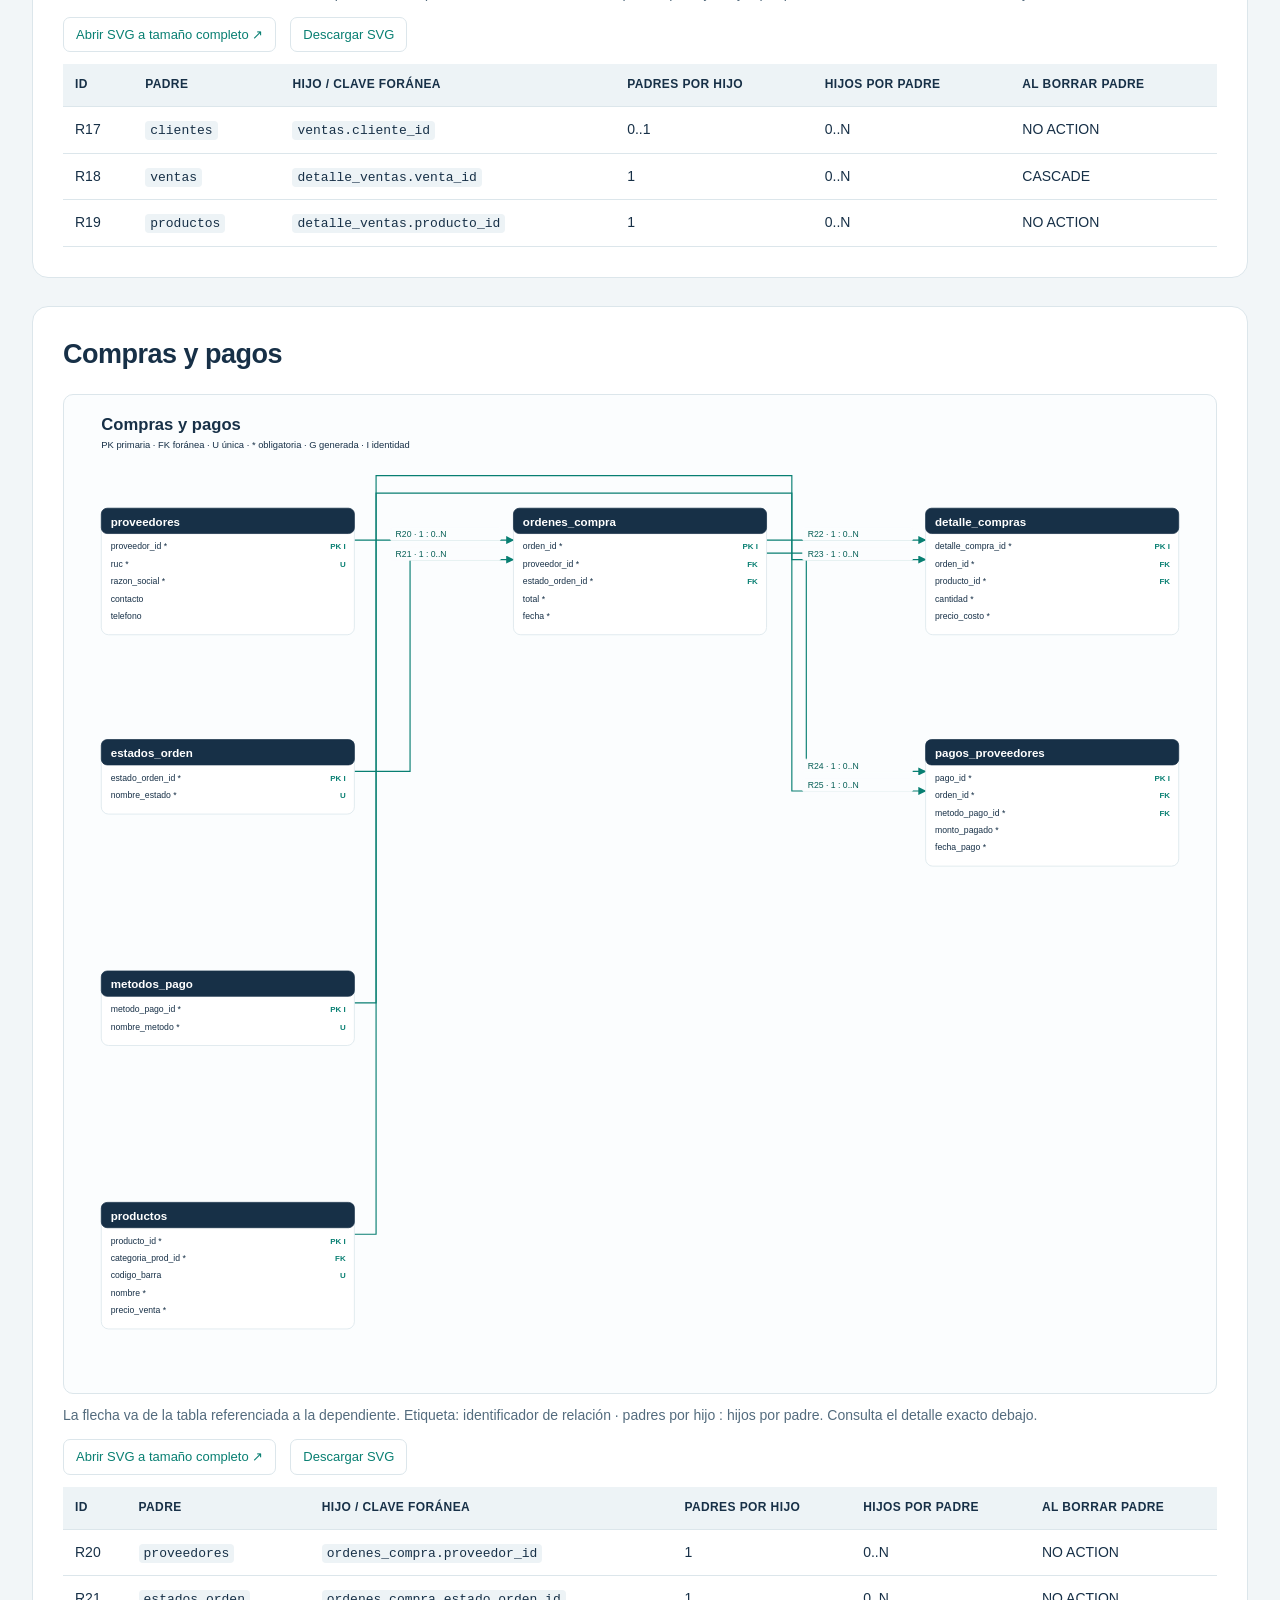
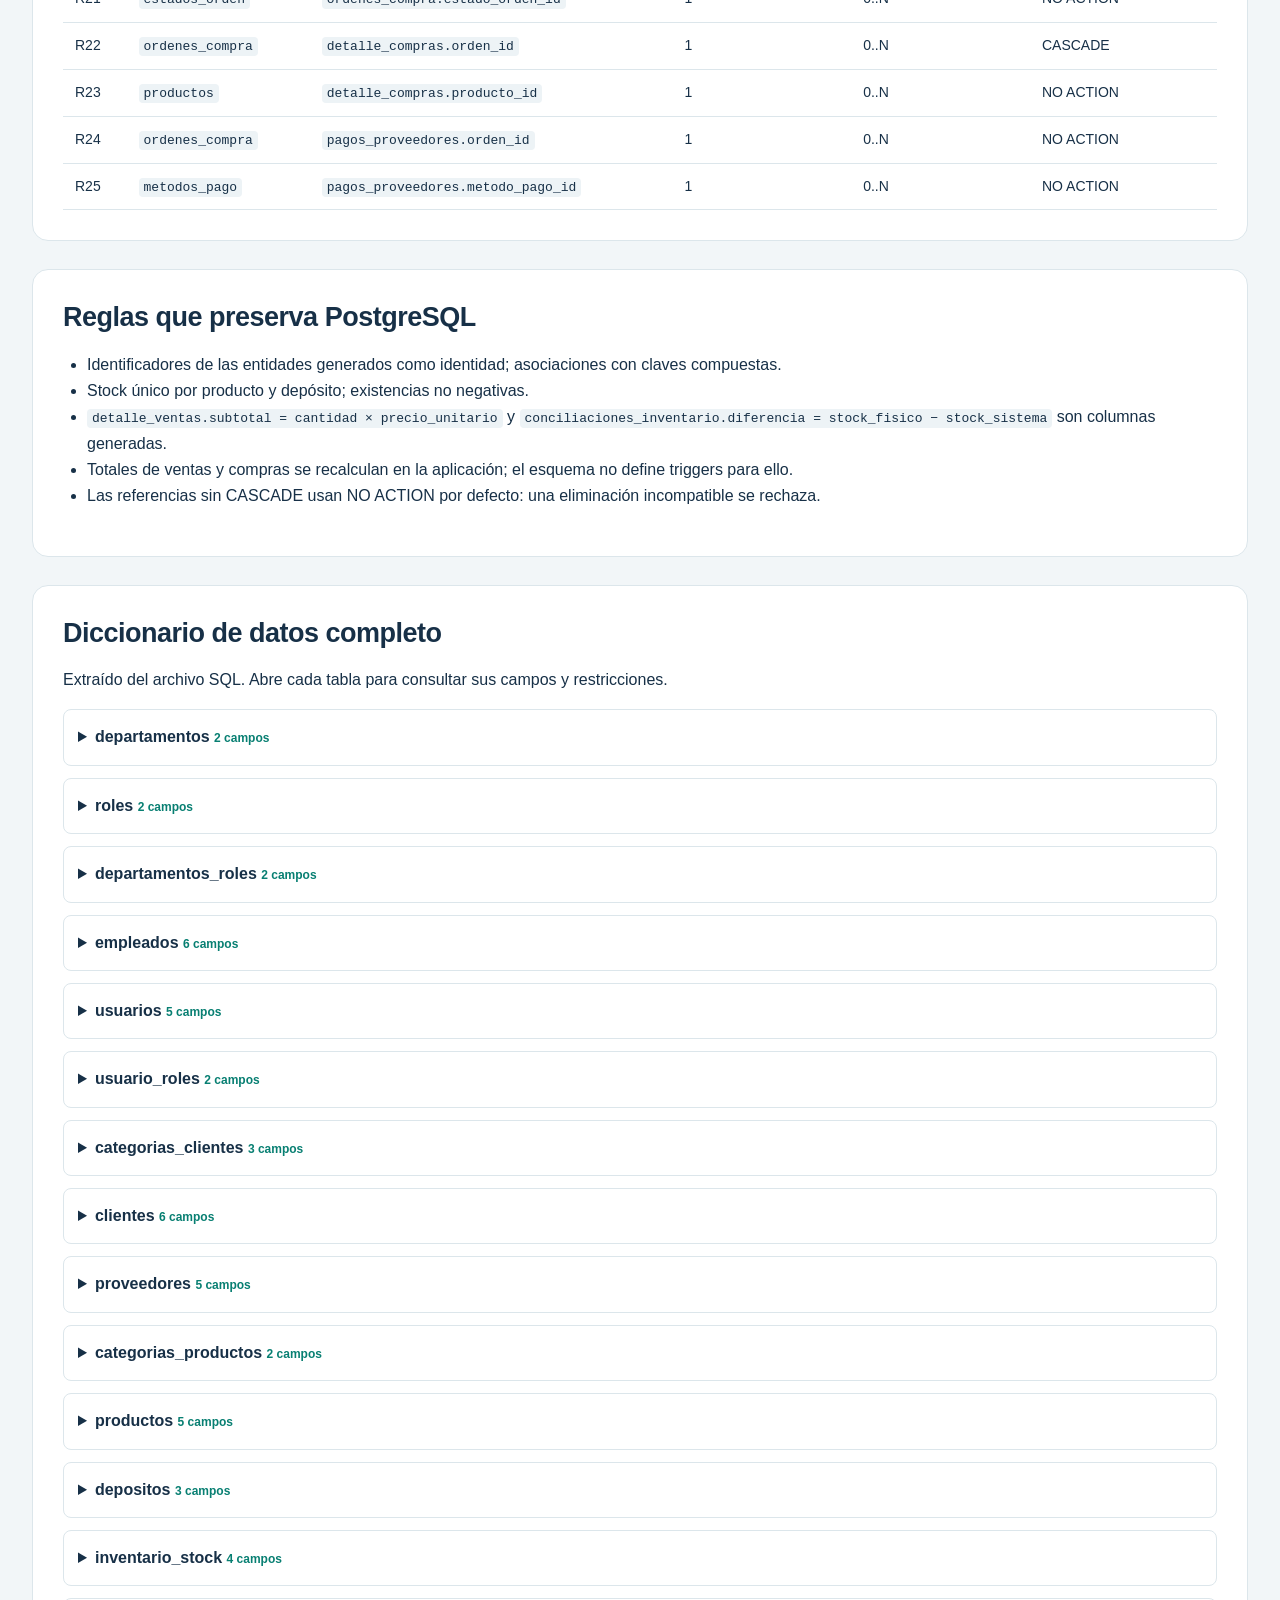
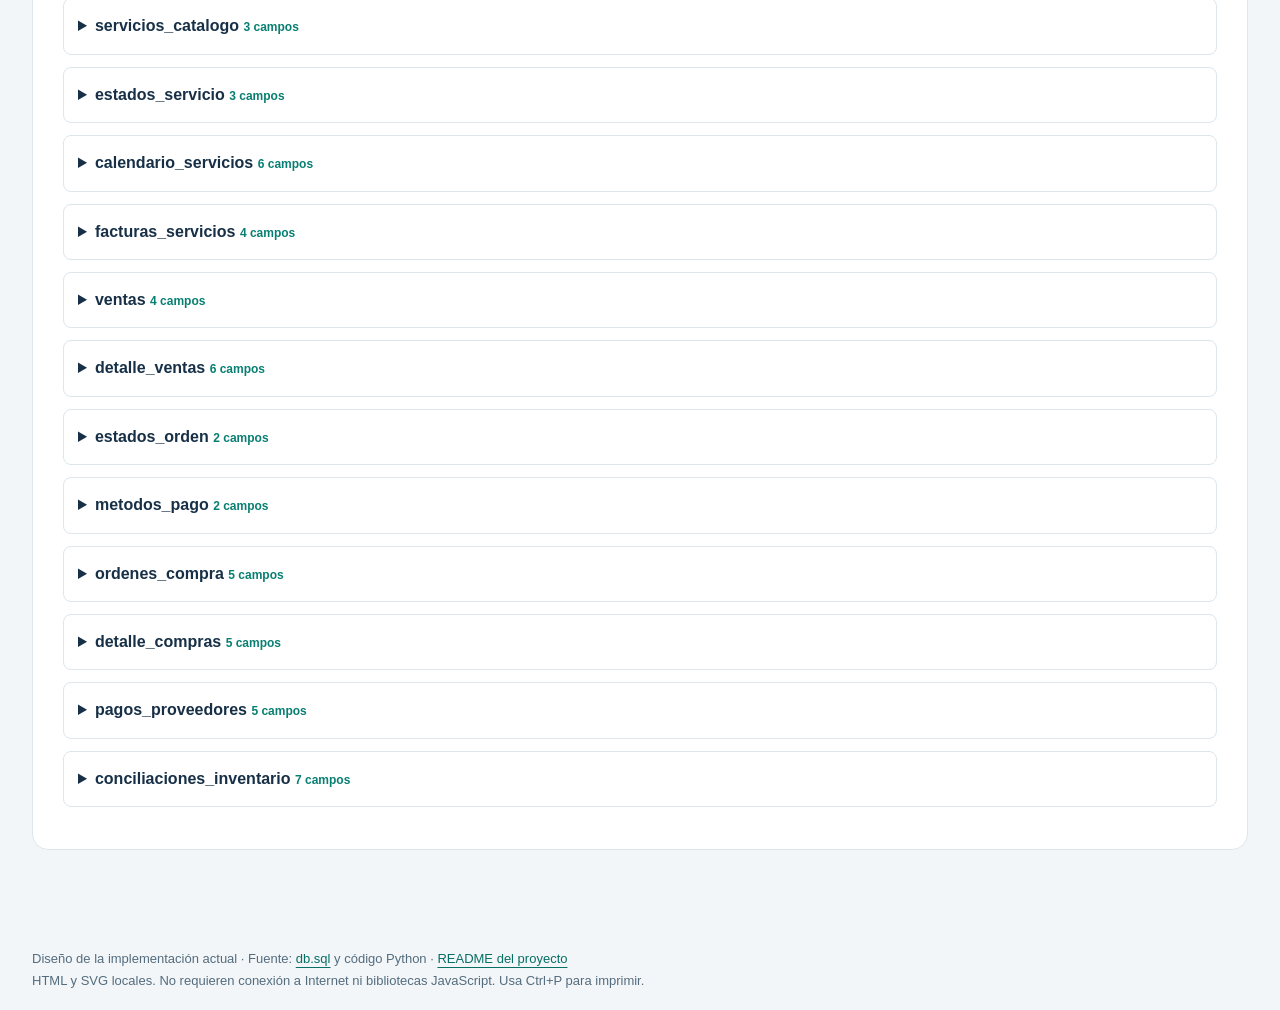
<file: design/entidad-relacion.html>
<!doctype html>
<html lang="es"><head><meta charset="utf-8"><meta name="viewport" content="width=device-width, initial-scale=1">
<meta name="description" content="Las 25 tablas y las 27 claves foráneas de db.sql, organizadas en cinco vistas para facilitar su lectura."><title>Modelo entidad–relación · LimpiezaSoft</title><link rel="stylesheet" href="styles.css"></head>
<body><a class="skip" href="#contenido">Saltar al contenido</a><header class="top"><div class="top-inner"><a class="brand" href="index.html">LimpiezaSoft / design</a><nav aria-label="Documentos de diseño"><a href="index.html">Diseño</a><a href="casos-de-uso.html">Casos de uso</a><a href="entidad-relacion.html" aria-current="page">Entidad–relación</a><a href="secuencias.html">Secuencias</a></nav></div></header>
<div class="hero"><div class="eyebrow">Proyecto escolar · Equipo de Informática</div><h1>Modelo entidad–relación</h1><p class="lead">Las 25 tablas y las 27 claves foráneas de db.sql, organizadas en cinco vistas para facilitar su lectura.</p></div>
<main id="contenido"><nav class="pills" aria-label="Secciones del documento"><a href="#equipo">Equipo y usuarios</a><a href="#servicios">Clientes y servicios</a><a href="#inventario">Productos e inventario</a><a href="#ventas">Ventas</a><a href="#compras">Compras y pagos</a><a href="#diccionario">Diccionario de datos</a></nav><section id="notacion"><h2>Cómo leer el modelo</h2><div class="note">Se utiliza notación relacional con cardinalidades mínimas y máximas explícitas. <strong>1</strong>: exactamente uno; <strong>0..1</strong>: opcional y único; <strong>0..N</strong>: cero o varios. La columna «Padres por hijo» indica la obligatoriedad de la FK; «Hijos por padre» indica si puede repetirse.</div><p>Una FK <code>NOT NULL</code> no obliga al padre a tener hijos. Las relaciones empleado–usuario y cita–factura admiten cero o un hijo por su FK única. El cliente de una venta es opcional. Las asociaciones departamento–rol y usuario–rol resuelven relaciones muchos a muchos mediante claves primarias compuestas.</p><p>Los nodos de clientes y productos aparecen en varias vistas como referencia a la misma tabla. Los tipos SQL, valores por defecto y restricciones completas están en el diccionario inferior. Las flechas son conectores del modelo relacional, no una secuencia de ejecución.</p></section><section id="equipo"><h2>Equipo y usuarios</h2><figure class="figure"><div class="diagram" tabindex="0" aria-label="Equipo y usuarios. Desplazamiento horizontal disponible."><img src="svg/er-equipo.svg" alt="Equipo y usuarios"></div><figcaption>La flecha va de la tabla referenciada a la dependiente. Etiqueta: identificador de relación · padres por hijo : hijos por padre. Consulta el detalle exacto debajo.</figcaption><div class="tools"><a href="svg/er-equipo.svg" target="_blank" rel="noopener">Abrir SVG a tamaño completo ↗</a><a href="svg/er-equipo.svg" download>Descargar SVG</a></div></figure><div class="table-wrap"><table><thead><tr><th scope="col">ID</th><th scope="col">Padre</th><th scope="col">Hijo / clave foránea</th><th scope="col">Padres por hijo</th><th scope="col">Hijos por padre</th><th scope="col">Al borrar padre</th></tr></thead><tbody><tr><td>R01</td><td><code>departamentos</code></td><td><code>departamentos_roles.departamento_id</code></td><td>1</td><td>0..N</td><td>CASCADE</td></tr><tr><td>R02</td><td><code>roles</code></td><td><code>departamentos_roles.rol_id</code></td><td>1</td><td>0..N</td><td>CASCADE</td></tr><tr><td>R03</td><td><code>departamentos</code></td><td><code>empleados.departamento_id</code></td><td>1</td><td>0..N</td><td>NO ACTION</td></tr><tr><td>R04</td><td><code>roles</code></td><td><code>empleados.rol_id</code></td><td>0..1</td><td>0..N</td><td>NO ACTION</td></tr><tr><td>R05</td><td><code>empleados</code></td><td><code>usuarios.empleado_id</code></td><td>1</td><td>0..1</td><td>NO ACTION</td></tr><tr><td>R06</td><td><code>usuarios</code></td><td><code>usuario_roles.usuario_id</code></td><td>1</td><td>0..N</td><td>CASCADE</td></tr><tr><td>R07</td><td><code>roles</code></td><td><code>usuario_roles.rol_id</code></td><td>1</td><td>0..N</td><td>CASCADE</td></tr></tbody></table></div></section><section id="servicios"><h2>Clientes y servicios</h2><figure class="figure"><div class="diagram" tabindex="0" aria-label="Clientes y servicios. Desplazamiento horizontal disponible."><img src="svg/er-servicios.svg" alt="Clientes y servicios"></div><figcaption>La flecha va de la tabla referenciada a la dependiente. Etiqueta: identificador de relación · padres por hijo : hijos por padre. Consulta el detalle exacto debajo.</figcaption><div class="tools"><a href="svg/er-servicios.svg" target="_blank" rel="noopener">Abrir SVG a tamaño completo ↗</a><a href="svg/er-servicios.svg" download>Descargar SVG</a></div></figure><div class="table-wrap"><table><thead><tr><th scope="col">ID</th><th scope="col">Padre</th><th scope="col">Hijo / clave foránea</th><th scope="col">Padres por hijo</th><th scope="col">Hijos por padre</th><th scope="col">Al borrar padre</th></tr></thead><tbody><tr><td>R08</td><td><code>categorias_clientes</code></td><td><code>clientes.categoria_cliente_id</code></td><td>1</td><td>0..N</td><td>NO ACTION</td></tr><tr><td>R12</td><td><code>clientes</code></td><td><code>calendario_servicios.cliente_id</code></td><td>1</td><td>0..N</td><td>NO ACTION</td></tr><tr><td>R13</td><td><code>servicios_catalogo</code></td><td><code>calendario_servicios.servicio_id</code></td><td>1</td><td>0..N</td><td>NO ACTION</td></tr><tr><td>R14</td><td><code>empleados</code></td><td><code>calendario_servicios.limpiadora_id</code></td><td>1</td><td>0..N</td><td>NO ACTION</td></tr><tr><td>R15</td><td><code>estados_servicio</code></td><td><code>calendario_servicios.estado_servicio_id</code></td><td>1</td><td>0..N</td><td>NO ACTION</td></tr><tr><td>R16</td><td><code>calendario_servicios</code></td><td><code>facturas_servicios.calendario_id</code></td><td>1</td><td>0..1</td><td>NO ACTION</td></tr></tbody></table></div></section><section id="inventario"><h2>Productos e inventario</h2><figure class="figure"><div class="diagram" tabindex="0" aria-label="Productos e inventario. Desplazamiento horizontal disponible."><img src="svg/er-inventario.svg" alt="Productos e inventario"></div><figcaption>La flecha va de la tabla referenciada a la dependiente. Etiqueta: identificador de relación · padres por hijo : hijos por padre. Consulta el detalle exacto debajo.</figcaption><div class="tools"><a href="svg/er-inventario.svg" target="_blank" rel="noopener">Abrir SVG a tamaño completo ↗</a><a href="svg/er-inventario.svg" download>Descargar SVG</a></div></figure><div class="table-wrap"><table><thead><tr><th scope="col">ID</th><th scope="col">Padre</th><th scope="col">Hijo / clave foránea</th><th scope="col">Padres por hijo</th><th scope="col">Hijos por padre</th><th scope="col">Al borrar padre</th></tr></thead><tbody><tr><td>R09</td><td><code>categorias_productos</code></td><td><code>productos.categoria_prod_id</code></td><td>1</td><td>0..N</td><td>NO ACTION</td></tr><tr><td>R10</td><td><code>productos</code></td><td><code>inventario_stock.producto_id</code></td><td>1</td><td>0..N</td><td>NO ACTION</td></tr><tr><td>R11</td><td><code>depositos</code></td><td><code>inventario_stock.deposito_id</code></td><td>1</td><td>0..N</td><td>NO ACTION</td></tr><tr><td>R26</td><td><code>depositos</code></td><td><code>conciliaciones_inventario.deposito_id</code></td><td>1</td><td>0..N</td><td>NO ACTION</td></tr><tr><td>R27</td><td><code>productos</code></td><td><code>conciliaciones_inventario.producto_id</code></td><td>1</td><td>0..N</td><td>NO ACTION</td></tr></tbody></table></div></section><section id="ventas"><h2>Ventas</h2><figure class="figure"><div class="diagram" tabindex="0" aria-label="Ventas. Desplazamiento horizontal disponible."><img src="svg/er-ventas.svg" alt="Ventas"></div><figcaption>La flecha va de la tabla referenciada a la dependiente. Etiqueta: identificador de relación · padres por hijo : hijos por padre. Consulta el detalle exacto debajo.</figcaption><div class="tools"><a href="svg/er-ventas.svg" target="_blank" rel="noopener">Abrir SVG a tamaño completo ↗</a><a href="svg/er-ventas.svg" download>Descargar SVG</a></div></figure><div class="table-wrap"><table><thead><tr><th scope="col">ID</th><th scope="col">Padre</th><th scope="col">Hijo / clave foránea</th><th scope="col">Padres por hijo</th><th scope="col">Hijos por padre</th><th scope="col">Al borrar padre</th></tr></thead><tbody><tr><td>R17</td><td><code>clientes</code></td><td><code>ventas.cliente_id</code></td><td>0..1</td><td>0..N</td><td>NO ACTION</td></tr><tr><td>R18</td><td><code>ventas</code></td><td><code>detalle_ventas.venta_id</code></td><td>1</td><td>0..N</td><td>CASCADE</td></tr><tr><td>R19</td><td><code>productos</code></td><td><code>detalle_ventas.producto_id</code></td><td>1</td><td>0..N</td><td>NO ACTION</td></tr></tbody></table></div></section><section id="compras"><h2>Compras y pagos</h2><figure class="figure"><div class="diagram" tabindex="0" aria-label="Compras y pagos. Desplazamiento horizontal disponible."><img src="svg/er-compras.svg" alt="Compras y pagos"></div><figcaption>La flecha va de la tabla referenciada a la dependiente. Etiqueta: identificador de relación · padres por hijo : hijos por padre. Consulta el detalle exacto debajo.</figcaption><div class="tools"><a href="svg/er-compras.svg" target="_blank" rel="noopener">Abrir SVG a tamaño completo ↗</a><a href="svg/er-compras.svg" download>Descargar SVG</a></div></figure><div class="table-wrap"><table><thead><tr><th scope="col">ID</th><th scope="col">Padre</th><th scope="col">Hijo / clave foránea</th><th scope="col">Padres por hijo</th><th scope="col">Hijos por padre</th><th scope="col">Al borrar padre</th></tr></thead><tbody><tr><td>R20</td><td><code>proveedores</code></td><td><code>ordenes_compra.proveedor_id</code></td><td>1</td><td>0..N</td><td>NO ACTION</td></tr><tr><td>R21</td><td><code>estados_orden</code></td><td><code>ordenes_compra.estado_orden_id</code></td><td>1</td><td>0..N</td><td>NO ACTION</td></tr><tr><td>R22</td><td><code>ordenes_compra</code></td><td><code>detalle_compras.orden_id</code></td><td>1</td><td>0..N</td><td>CASCADE</td></tr><tr><td>R23</td><td><code>productos</code></td><td><code>detalle_compras.producto_id</code></td><td>1</td><td>0..N</td><td>NO ACTION</td></tr><tr><td>R24</td><td><code>ordenes_compra</code></td><td><code>pagos_proveedores.orden_id</code></td><td>1</td><td>0..N</td><td>NO ACTION</td></tr><tr><td>R25</td><td><code>metodos_pago</code></td><td><code>pagos_proveedores.metodo_pago_id</code></td><td>1</td><td>0..N</td><td>NO ACTION</td></tr></tbody></table></div></section><section id="reglas"><h2>Reglas que preserva PostgreSQL</h2><ul><li>Identificadores de las entidades generados como identidad; asociaciones con claves compuestas.</li><li>Stock único por producto y depósito; existencias no negativas.</li><li><code>detalle_ventas.subtotal = cantidad × precio_unitario</code> y <code>conciliaciones_inventario.diferencia = stock_fisico − stock_sistema</code> son columnas generadas.</li><li>Totales de ventas y compras se recalculan en la aplicación; el esquema no define triggers para ello.</li><li>Las referencias sin CASCADE usan NO ACTION por defecto: una eliminación incompatible se rechaza.</li></ul></section><section id="diccionario"><h2>Diccionario de datos completo</h2><p>Extraído del archivo SQL. Abre cada tabla para consultar sus campos y restricciones.</p><details id="tabla-departamentos"><summary>departamentos <span class="badge">2 campos</span></summary><div class="table-wrap"><table><thead><tr><th scope="col">Campo</th><th scope="col">Tipo SQL</th><th scope="col">Acepta NULL</th><th scope="col">Restricciones / valor por defecto</th></tr></thead><tbody><tr><td><code>departamento_id</code></td><td><code>INT</code></td><td>No</td><td><code>GENERATED ALWAYS AS IDENTITY PRIMARY KEY</code></td></tr><tr><td><code>nombre_departamento</code></td><td><code>VARCHAR(100)</code></td><td>No</td><td><code>UNIQUE NOT NULL</code></td></tr></tbody></table></div></details><details id="tabla-roles"><summary>roles <span class="badge">2 campos</span></summary><div class="table-wrap"><table><thead><tr><th scope="col">Campo</th><th scope="col">Tipo SQL</th><th scope="col">Acepta NULL</th><th scope="col">Restricciones / valor por defecto</th></tr></thead><tbody><tr><td><code>rol_id</code></td><td><code>INT</code></td><td>No</td><td><code>GENERATED ALWAYS AS IDENTITY PRIMARY KEY</code></td></tr><tr><td><code>nombre_rol</code></td><td><code>VARCHAR(50)</code></td><td>No</td><td><code>UNIQUE NOT NULL</code></td></tr></tbody></table></div></details><details id="tabla-departamentos_roles"><summary>departamentos_roles <span class="badge">2 campos</span></summary><div class="table-wrap"><table><thead><tr><th scope="col">Campo</th><th scope="col">Tipo SQL</th><th scope="col">Acepta NULL</th><th scope="col">Restricciones / valor por defecto</th></tr></thead><tbody><tr><td><code>departamento_id</code></td><td><code>INT</code></td><td>No</td><td><code>NOT NULL REFERENCES departamentos(departamento_id) ON DELETE CASCADE · Parte de la clave primaria compuesta.</code></td></tr><tr><td><code>rol_id</code></td><td><code>INT</code></td><td>No</td><td><code>NOT NULL REFERENCES roles(rol_id) ON DELETE CASCADE · Parte de la clave primaria compuesta.</code></td></tr></tbody></table></div><p><code>PRIMARY KEY (departamento_id, rol_id)</code></p></details><details id="tabla-empleados"><summary>empleados <span class="badge">6 campos</span></summary><div class="table-wrap"><table><thead><tr><th scope="col">Campo</th><th scope="col">Tipo SQL</th><th scope="col">Acepta NULL</th><th scope="col">Restricciones / valor por defecto</th></tr></thead><tbody><tr><td><code>empleado_id</code></td><td><code>INT</code></td><td>No</td><td><code>GENERATED ALWAYS AS IDENTITY PRIMARY KEY</code></td></tr><tr><td><code>departamento_id</code></td><td><code>INT</code></td><td>No</td><td><code>NOT NULL REFERENCES departamentos(departamento_id)</code></td></tr><tr><td><code>cedula</code></td><td><code>VARCHAR(20)</code></td><td>No</td><td><code>UNIQUE NOT NULL</code></td></tr><tr><td><code>nombre</code></td><td><code>VARCHAR(100)</code></td><td>No</td><td><code>NOT NULL</code></td></tr><tr><td><code>telefono</code></td><td><code>VARCHAR(20)</code></td><td>Sí</td><td><code>Sin restricciones adicionales.</code></td></tr><tr><td><code>rol_id</code></td><td><code>INT</code></td><td>Sí</td><td><code>REFERENCES roles(rol_id)</code></td></tr></tbody></table></div></details><details id="tabla-usuarios"><summary>usuarios <span class="badge">5 campos</span></summary><div class="table-wrap"><table><thead><tr><th scope="col">Campo</th><th scope="col">Tipo SQL</th><th scope="col">Acepta NULL</th><th scope="col">Restricciones / valor por defecto</th></tr></thead><tbody><tr><td><code>usuario_id</code></td><td><code>INT</code></td><td>No</td><td><code>GENERATED ALWAYS AS IDENTITY PRIMARY KEY</code></td></tr><tr><td><code>empleado_id</code></td><td><code>INT</code></td><td>No</td><td><code>UNIQUE NOT NULL REFERENCES empleados(empleado_id)</code></td></tr><tr><td><code>email</code></td><td><code>VARCHAR(100)</code></td><td>No</td><td><code>UNIQUE NOT NULL</code></td></tr><tr><td><code>password_hash</code></td><td><code>VARCHAR(255)</code></td><td>No</td><td><code>NOT NULL</code></td></tr><tr><td><code>activo</code></td><td><code>BOOLEAN</code></td><td>No</td><td><code>NOT NULL DEFAULT TRUE</code></td></tr></tbody></table></div></details><details id="tabla-usuario_roles"><summary>usuario_roles <span class="badge">2 campos</span></summary><div class="table-wrap"><table><thead><tr><th scope="col">Campo</th><th scope="col">Tipo SQL</th><th scope="col">Acepta NULL</th><th scope="col">Restricciones / valor por defecto</th></tr></thead><tbody><tr><td><code>usuario_id</code></td><td><code>INT</code></td><td>No</td><td><code>NOT NULL REFERENCES usuarios(usuario_id) ON DELETE CASCADE · Parte de la clave primaria compuesta.</code></td></tr><tr><td><code>rol_id</code></td><td><code>INT</code></td><td>No</td><td><code>NOT NULL REFERENCES roles(rol_id) ON DELETE CASCADE · Parte de la clave primaria compuesta.</code></td></tr></tbody></table></div><p><code>PRIMARY KEY (usuario_id, rol_id)</code></p></details><details id="tabla-categorias_clientes"><summary>categorias_clientes <span class="badge">3 campos</span></summary><div class="table-wrap"><table><thead><tr><th scope="col">Campo</th><th scope="col">Tipo SQL</th><th scope="col">Acepta NULL</th><th scope="col">Restricciones / valor por defecto</th></tr></thead><tbody><tr><td><code>categoria_cliente_id</code></td><td><code>INT</code></td><td>No</td><td><code>GENERATED ALWAYS AS IDENTITY PRIMARY KEY</code></td></tr><tr><td><code>nombre_categoria</code></td><td><code>VARCHAR(50)</code></td><td>No</td><td><code>UNIQUE NOT NULL</code></td></tr><tr><td><code>descuento_porcentaje</code></td><td><code>NUMERIC(5,2)</code></td><td>No</td><td><code>NOT NULL DEFAULT 0.00 CHECK (descuento_porcentaje BETWEEN 0 AND 100)</code></td></tr></tbody></table></div></details><details id="tabla-clientes"><summary>clientes <span class="badge">6 campos</span></summary><div class="table-wrap"><table><thead><tr><th scope="col">Campo</th><th scope="col">Tipo SQL</th><th scope="col">Acepta NULL</th><th scope="col">Restricciones / valor por defecto</th></tr></thead><tbody><tr><td><code>cliente_id</code></td><td><code>INT</code></td><td>No</td><td><code>GENERATED ALWAYS AS IDENTITY PRIMARY KEY</code></td></tr><tr><td><code>categoria_cliente_id</code></td><td><code>INT</code></td><td>No</td><td><code>NOT NULL REFERENCES categorias_clientes(categoria_cliente_id)</code></td></tr><tr><td><code>ruc_ci</code></td><td><code>VARCHAR(20)</code></td><td>No</td><td><code>UNIQUE NOT NULL</code></td></tr><tr><td><code>nombre_razon_social</code></td><td><code>VARCHAR(150)</code></td><td>No</td><td><code>NOT NULL</code></td></tr><tr><td><code>telefono</code></td><td><code>VARCHAR(20)</code></td><td>Sí</td><td><code>Sin restricciones adicionales.</code></td></tr><tr><td><code>direccion</code></td><td><code>TEXT</code></td><td>Sí</td><td><code>Sin restricciones adicionales.</code></td></tr></tbody></table></div></details><details id="tabla-proveedores"><summary>proveedores <span class="badge">5 campos</span></summary><div class="table-wrap"><table><thead><tr><th scope="col">Campo</th><th scope="col">Tipo SQL</th><th scope="col">Acepta NULL</th><th scope="col">Restricciones / valor por defecto</th></tr></thead><tbody><tr><td><code>proveedor_id</code></td><td><code>INT</code></td><td>No</td><td><code>GENERATED ALWAYS AS IDENTITY PRIMARY KEY</code></td></tr><tr><td><code>ruc</code></td><td><code>VARCHAR(20)</code></td><td>No</td><td><code>UNIQUE NOT NULL</code></td></tr><tr><td><code>razon_social</code></td><td><code>VARCHAR(150)</code></td><td>No</td><td><code>NOT NULL</code></td></tr><tr><td><code>contacto</code></td><td><code>VARCHAR(100)</code></td><td>Sí</td><td><code>Sin restricciones adicionales.</code></td></tr><tr><td><code>telefono</code></td><td><code>VARCHAR(20)</code></td><td>Sí</td><td><code>Sin restricciones adicionales.</code></td></tr></tbody></table></div></details><details id="tabla-categorias_productos"><summary>categorias_productos <span class="badge">2 campos</span></summary><div class="table-wrap"><table><thead><tr><th scope="col">Campo</th><th scope="col">Tipo SQL</th><th scope="col">Acepta NULL</th><th scope="col">Restricciones / valor por defecto</th></tr></thead><tbody><tr><td><code>categoria_prod_id</code></td><td><code>INT</code></td><td>No</td><td><code>GENERATED ALWAYS AS IDENTITY PRIMARY KEY</code></td></tr><tr><td><code>nombre_categoria</code></td><td><code>VARCHAR(100)</code></td><td>No</td><td><code>UNIQUE NOT NULL</code></td></tr></tbody></table></div></details><details id="tabla-productos"><summary>productos <span class="badge">5 campos</span></summary><div class="table-wrap"><table><thead><tr><th scope="col">Campo</th><th scope="col">Tipo SQL</th><th scope="col">Acepta NULL</th><th scope="col">Restricciones / valor por defecto</th></tr></thead><tbody><tr><td><code>producto_id</code></td><td><code>INT</code></td><td>No</td><td><code>GENERATED ALWAYS AS IDENTITY PRIMARY KEY</code></td></tr><tr><td><code>categoria_prod_id</code></td><td><code>INT</code></td><td>No</td><td><code>NOT NULL REFERENCES categorias_productos(categoria_prod_id)</code></td></tr><tr><td><code>codigo_barra</code></td><td><code>VARCHAR(50)</code></td><td>Sí</td><td><code>UNIQUE</code></td></tr><tr><td><code>nombre</code></td><td><code>VARCHAR(100)</code></td><td>No</td><td><code>NOT NULL</code></td></tr><tr><td><code>precio_venta</code></td><td><code>NUMERIC(12,2)</code></td><td>No</td><td><code>NOT NULL CHECK (precio_venta &gt;= 0)</code></td></tr></tbody></table></div></details><details id="tabla-depositos"><summary>depositos <span class="badge">3 campos</span></summary><div class="table-wrap"><table><thead><tr><th scope="col">Campo</th><th scope="col">Tipo SQL</th><th scope="col">Acepta NULL</th><th scope="col">Restricciones / valor por defecto</th></tr></thead><tbody><tr><td><code>deposito_id</code></td><td><code>INT</code></td><td>No</td><td><code>GENERATED ALWAYS AS IDENTITY PRIMARY KEY</code></td></tr><tr><td><code>nombre_deposito</code></td><td><code>VARCHAR(100)</code></td><td>No</td><td><code>UNIQUE NOT NULL</code></td></tr><tr><td><code>ubicacion</code></td><td><code>VARCHAR(150)</code></td><td>Sí</td><td><code>Sin restricciones adicionales.</code></td></tr></tbody></table></div></details><details id="tabla-inventario_stock"><summary>inventario_stock <span class="badge">4 campos</span></summary><div class="table-wrap"><table><thead><tr><th scope="col">Campo</th><th scope="col">Tipo SQL</th><th scope="col">Acepta NULL</th><th scope="col">Restricciones / valor por defecto</th></tr></thead><tbody><tr><td><code>inventario_id</code></td><td><code>INT</code></td><td>No</td><td><code>GENERATED ALWAYS AS IDENTITY PRIMARY KEY</code></td></tr><tr><td><code>producto_id</code></td><td><code>INT</code></td><td>No</td><td><code>NOT NULL REFERENCES productos(producto_id)</code></td></tr><tr><td><code>deposito_id</code></td><td><code>INT</code></td><td>No</td><td><code>NOT NULL REFERENCES depositos(deposito_id)</code></td></tr><tr><td><code>cantidad_stock</code></td><td><code>INT</code></td><td>No</td><td><code>NOT NULL DEFAULT 0 CHECK (cantidad_stock &gt;= 0)</code></td></tr></tbody></table></div><p><code>CONSTRAINT uq_producto_deposito UNIQUE (producto_id, deposito_id)</code></p></details><details id="tabla-servicios_catalogo"><summary>servicios_catalogo <span class="badge">3 campos</span></summary><div class="table-wrap"><table><thead><tr><th scope="col">Campo</th><th scope="col">Tipo SQL</th><th scope="col">Acepta NULL</th><th scope="col">Restricciones / valor por defecto</th></tr></thead><tbody><tr><td><code>servicio_id</code></td><td><code>INT</code></td><td>No</td><td><code>GENERATED ALWAYS AS IDENTITY PRIMARY KEY</code></td></tr><tr><td><code>nombre_servicio</code></td><td><code>VARCHAR(100)</code></td><td>No</td><td><code>UNIQUE NOT NULL</code></td></tr><tr><td><code>precio_base</code></td><td><code>NUMERIC(12,2)</code></td><td>No</td><td><code>NOT NULL CHECK (precio_base &gt;= 0)</code></td></tr></tbody></table></div></details><details id="tabla-estados_servicio"><summary>estados_servicio <span class="badge">3 campos</span></summary><div class="table-wrap"><table><thead><tr><th scope="col">Campo</th><th scope="col">Tipo SQL</th><th scope="col">Acepta NULL</th><th scope="col">Restricciones / valor por defecto</th></tr></thead><tbody><tr><td><code>estado_servicio_id</code></td><td><code>INT</code></td><td>No</td><td><code>GENERATED ALWAYS AS IDENTITY PRIMARY KEY</code></td></tr><tr><td><code>nombre_estado</code></td><td><code>VARCHAR(30)</code></td><td>No</td><td><code>UNIQUE NOT NULL</code></td></tr><tr><td><code>color</code></td><td><code>TEXT</code></td><td>No</td><td><code>NOT NULL DEFAULT &#x27;#087F72&#x27; CHECK (color ~ &#x27;^#[0-9A-Fa-f]{6}$&#x27;)</code></td></tr></tbody></table></div></details><details id="tabla-calendario_servicios"><summary>calendario_servicios <span class="badge">6 campos</span></summary><div class="table-wrap"><table><thead><tr><th scope="col">Campo</th><th scope="col">Tipo SQL</th><th scope="col">Acepta NULL</th><th scope="col">Restricciones / valor por defecto</th></tr></thead><tbody><tr><td><code>calendario_id</code></td><td><code>INT</code></td><td>No</td><td><code>GENERATED ALWAYS AS IDENTITY PRIMARY KEY</code></td></tr><tr><td><code>cliente_id</code></td><td><code>INT</code></td><td>No</td><td><code>NOT NULL REFERENCES clientes(cliente_id)</code></td></tr><tr><td><code>servicio_id</code></td><td><code>INT</code></td><td>No</td><td><code>NOT NULL REFERENCES servicios_catalogo(servicio_id)</code></td></tr><tr><td><code>limpiadora_id</code></td><td><code>INT</code></td><td>No</td><td><code>NOT NULL REFERENCES empleados(empleado_id)</code></td></tr><tr><td><code>estado_servicio_id</code></td><td><code>INT</code></td><td>No</td><td><code>NOT NULL REFERENCES estados_servicio(estado_servicio_id)</code></td></tr><tr><td><code>fecha_programada</code></td><td><code>TIMESTAMP WITH TIME ZONE</code></td><td>No</td><td><code>NOT NULL</code></td></tr></tbody></table></div></details><details id="tabla-facturas_servicios"><summary>facturas_servicios <span class="badge">4 campos</span></summary><div class="table-wrap"><table><thead><tr><th scope="col">Campo</th><th scope="col">Tipo SQL</th><th scope="col">Acepta NULL</th><th scope="col">Restricciones / valor por defecto</th></tr></thead><tbody><tr><td><code>factura_servicio_id</code></td><td><code>INT</code></td><td>No</td><td><code>GENERATED ALWAYS AS IDENTITY PRIMARY KEY</code></td></tr><tr><td><code>calendario_id</code></td><td><code>INT</code></td><td>No</td><td><code>UNIQUE NOT NULL REFERENCES calendario_servicios(calendario_id)</code></td></tr><tr><td><code>monto_total</code></td><td><code>NUMERIC(12,2)</code></td><td>No</td><td><code>NOT NULL CHECK (monto_total &gt;= 0)</code></td></tr><tr><td><code>fecha_emision</code></td><td><code>TIMESTAMP WITH TIME ZONE</code></td><td>No</td><td><code>NOT NULL DEFAULT CURRENT_TIMESTAMP</code></td></tr></tbody></table></div></details><details id="tabla-ventas"><summary>ventas <span class="badge">4 campos</span></summary><div class="table-wrap"><table><thead><tr><th scope="col">Campo</th><th scope="col">Tipo SQL</th><th scope="col">Acepta NULL</th><th scope="col">Restricciones / valor por defecto</th></tr></thead><tbody><tr><td><code>venta_id</code></td><td><code>INT</code></td><td>No</td><td><code>GENERATED ALWAYS AS IDENTITY PRIMARY KEY</code></td></tr><tr><td><code>cliente_id</code></td><td><code>INT</code></td><td>Sí</td><td><code>REFERENCES clientes(cliente_id)</code></td></tr><tr><td><code>monto_total</code></td><td><code>NUMERIC(12,2)</code></td><td>No</td><td><code>NOT NULL DEFAULT 0.00 CHECK (monto_total &gt;= 0)</code></td></tr><tr><td><code>fecha</code></td><td><code>TIMESTAMP WITH TIME ZONE</code></td><td>No</td><td><code>NOT NULL DEFAULT CURRENT_TIMESTAMP</code></td></tr></tbody></table></div></details><details id="tabla-detalle_ventas"><summary>detalle_ventas <span class="badge">6 campos</span></summary><div class="table-wrap"><table><thead><tr><th scope="col">Campo</th><th scope="col">Tipo SQL</th><th scope="col">Acepta NULL</th><th scope="col">Restricciones / valor por defecto</th></tr></thead><tbody><tr><td><code>detalle_venta_id</code></td><td><code>INT</code></td><td>No</td><td><code>GENERATED ALWAYS AS IDENTITY PRIMARY KEY</code></td></tr><tr><td><code>venta_id</code></td><td><code>INT</code></td><td>No</td><td><code>NOT NULL REFERENCES ventas(venta_id) ON DELETE CASCADE</code></td></tr><tr><td><code>producto_id</code></td><td><code>INT</code></td><td>No</td><td><code>NOT NULL REFERENCES productos(producto_id)</code></td></tr><tr><td><code>cantidad</code></td><td><code>INT</code></td><td>No</td><td><code>NOT NULL CHECK (cantidad &gt; 0)</code></td></tr><tr><td><code>precio_unitario</code></td><td><code>NUMERIC(12,2)</code></td><td>No</td><td><code>NOT NULL CHECK (precio_unitario &gt;= 0)</code></td></tr><tr><td><code>subtotal</code></td><td><code>NUMERIC(12,2)</code></td><td>Sí</td><td><code>GENERATED ALWAYS AS (cantidad * precio_unitario) STORED</code></td></tr></tbody></table></div></details><details id="tabla-estados_orden"><summary>estados_orden <span class="badge">2 campos</span></summary><div class="table-wrap"><table><thead><tr><th scope="col">Campo</th><th scope="col">Tipo SQL</th><th scope="col">Acepta NULL</th><th scope="col">Restricciones / valor por defecto</th></tr></thead><tbody><tr><td><code>estado_orden_id</code></td><td><code>INT</code></td><td>No</td><td><code>GENERATED ALWAYS AS IDENTITY PRIMARY KEY</code></td></tr><tr><td><code>nombre_estado</code></td><td><code>VARCHAR(30)</code></td><td>No</td><td><code>UNIQUE NOT NULL</code></td></tr></tbody></table></div></details><details id="tabla-metodos_pago"><summary>metodos_pago <span class="badge">2 campos</span></summary><div class="table-wrap"><table><thead><tr><th scope="col">Campo</th><th scope="col">Tipo SQL</th><th scope="col">Acepta NULL</th><th scope="col">Restricciones / valor por defecto</th></tr></thead><tbody><tr><td><code>metodo_pago_id</code></td><td><code>INT</code></td><td>No</td><td><code>GENERATED ALWAYS AS IDENTITY PRIMARY KEY</code></td></tr><tr><td><code>nombre_metodo</code></td><td><code>VARCHAR(50)</code></td><td>No</td><td><code>UNIQUE NOT NULL</code></td></tr></tbody></table></div></details><details id="tabla-ordenes_compra"><summary>ordenes_compra <span class="badge">5 campos</span></summary><div class="table-wrap"><table><thead><tr><th scope="col">Campo</th><th scope="col">Tipo SQL</th><th scope="col">Acepta NULL</th><th scope="col">Restricciones / valor por defecto</th></tr></thead><tbody><tr><td><code>orden_id</code></td><td><code>INT</code></td><td>No</td><td><code>GENERATED ALWAYS AS IDENTITY PRIMARY KEY</code></td></tr><tr><td><code>proveedor_id</code></td><td><code>INT</code></td><td>No</td><td><code>NOT NULL REFERENCES proveedores(proveedor_id)</code></td></tr><tr><td><code>estado_orden_id</code></td><td><code>INT</code></td><td>No</td><td><code>NOT NULL REFERENCES estados_orden(estado_orden_id)</code></td></tr><tr><td><code>total</code></td><td><code>NUMERIC(12,2)</code></td><td>No</td><td><code>NOT NULL DEFAULT 0.00 CHECK (total &gt;= 0)</code></td></tr><tr><td><code>fecha</code></td><td><code>TIMESTAMP WITH TIME ZONE</code></td><td>No</td><td><code>NOT NULL DEFAULT CURRENT_TIMESTAMP</code></td></tr></tbody></table></div></details><details id="tabla-detalle_compras"><summary>detalle_compras <span class="badge">5 campos</span></summary><div class="table-wrap"><table><thead><tr><th scope="col">Campo</th><th scope="col">Tipo SQL</th><th scope="col">Acepta NULL</th><th scope="col">Restricciones / valor por defecto</th></tr></thead><tbody><tr><td><code>detalle_compra_id</code></td><td><code>INT</code></td><td>No</td><td><code>GENERATED ALWAYS AS IDENTITY PRIMARY KEY</code></td></tr><tr><td><code>orden_id</code></td><td><code>INT</code></td><td>No</td><td><code>NOT NULL REFERENCES ordenes_compra(orden_id) ON DELETE CASCADE</code></td></tr><tr><td><code>producto_id</code></td><td><code>INT</code></td><td>No</td><td><code>NOT NULL REFERENCES productos(producto_id)</code></td></tr><tr><td><code>cantidad</code></td><td><code>INT</code></td><td>No</td><td><code>NOT NULL CHECK (cantidad &gt; 0)</code></td></tr><tr><td><code>precio_costo</code></td><td><code>NUMERIC(12,2)</code></td><td>No</td><td><code>NOT NULL CHECK (precio_costo &gt;= 0)</code></td></tr></tbody></table></div></details><details id="tabla-pagos_proveedores"><summary>pagos_proveedores <span class="badge">5 campos</span></summary><div class="table-wrap"><table><thead><tr><th scope="col">Campo</th><th scope="col">Tipo SQL</th><th scope="col">Acepta NULL</th><th scope="col">Restricciones / valor por defecto</th></tr></thead><tbody><tr><td><code>pago_id</code></td><td><code>INT</code></td><td>No</td><td><code>GENERATED ALWAYS AS IDENTITY PRIMARY KEY</code></td></tr><tr><td><code>orden_id</code></td><td><code>INT</code></td><td>No</td><td><code>NOT NULL REFERENCES ordenes_compra(orden_id)</code></td></tr><tr><td><code>metodo_pago_id</code></td><td><code>INT</code></td><td>No</td><td><code>NOT NULL REFERENCES metodos_pago(metodo_pago_id)</code></td></tr><tr><td><code>monto_pagado</code></td><td><code>NUMERIC(12,2)</code></td><td>No</td><td><code>NOT NULL CHECK (monto_pagado &gt; 0)</code></td></tr><tr><td><code>fecha_pago</code></td><td><code>TIMESTAMP WITH TIME ZONE</code></td><td>No</td><td><code>NOT NULL DEFAULT CURRENT_TIMESTAMP</code></td></tr></tbody></table></div></details><details id="tabla-conciliaciones_inventario"><summary>conciliaciones_inventario <span class="badge">7 campos</span></summary><div class="table-wrap"><table><thead><tr><th scope="col">Campo</th><th scope="col">Tipo SQL</th><th scope="col">Acepta NULL</th><th scope="col">Restricciones / valor por defecto</th></tr></thead><tbody><tr><td><code>conciliacion_id</code></td><td><code>INT</code></td><td>No</td><td><code>GENERATED ALWAYS AS IDENTITY PRIMARY KEY</code></td></tr><tr><td><code>deposito_id</code></td><td><code>INT</code></td><td>No</td><td><code>NOT NULL REFERENCES depositos(deposito_id)</code></td></tr><tr><td><code>producto_id</code></td><td><code>INT</code></td><td>No</td><td><code>NOT NULL REFERENCES productos(producto_id)</code></td></tr><tr><td><code>stock_sistema</code></td><td><code>INT</code></td><td>No</td><td><code>NOT NULL CHECK (stock_sistema &gt;= 0)</code></td></tr><tr><td><code>stock_fisico</code></td><td><code>INT</code></td><td>No</td><td><code>NOT NULL CHECK (stock_fisico &gt;= 0)</code></td></tr><tr><td><code>diferencia</code></td><td><code>INT</code></td><td>Sí</td><td><code>GENERATED ALWAYS AS (stock_fisico - stock_sistema) STORED</code></td></tr><tr><td><code>fecha</code></td><td><code>TIMESTAMP WITH TIME ZONE</code></td><td>No</td><td><code>NOT NULL DEFAULT CURRENT_TIMESTAMP</code></td></tr></tbody></table></div></details></section></main><footer>Diseño de la implementación actual · Fuente: <a href="../db.sql">db.sql</a> y código Python · <a href="../README.md">README del proyecto</a><br>HTML y SVG locales. No requieren conexión a Internet ni bibliotecas JavaScript. Usa Ctrl+P para imprimir.</footer></body></html>
</file>
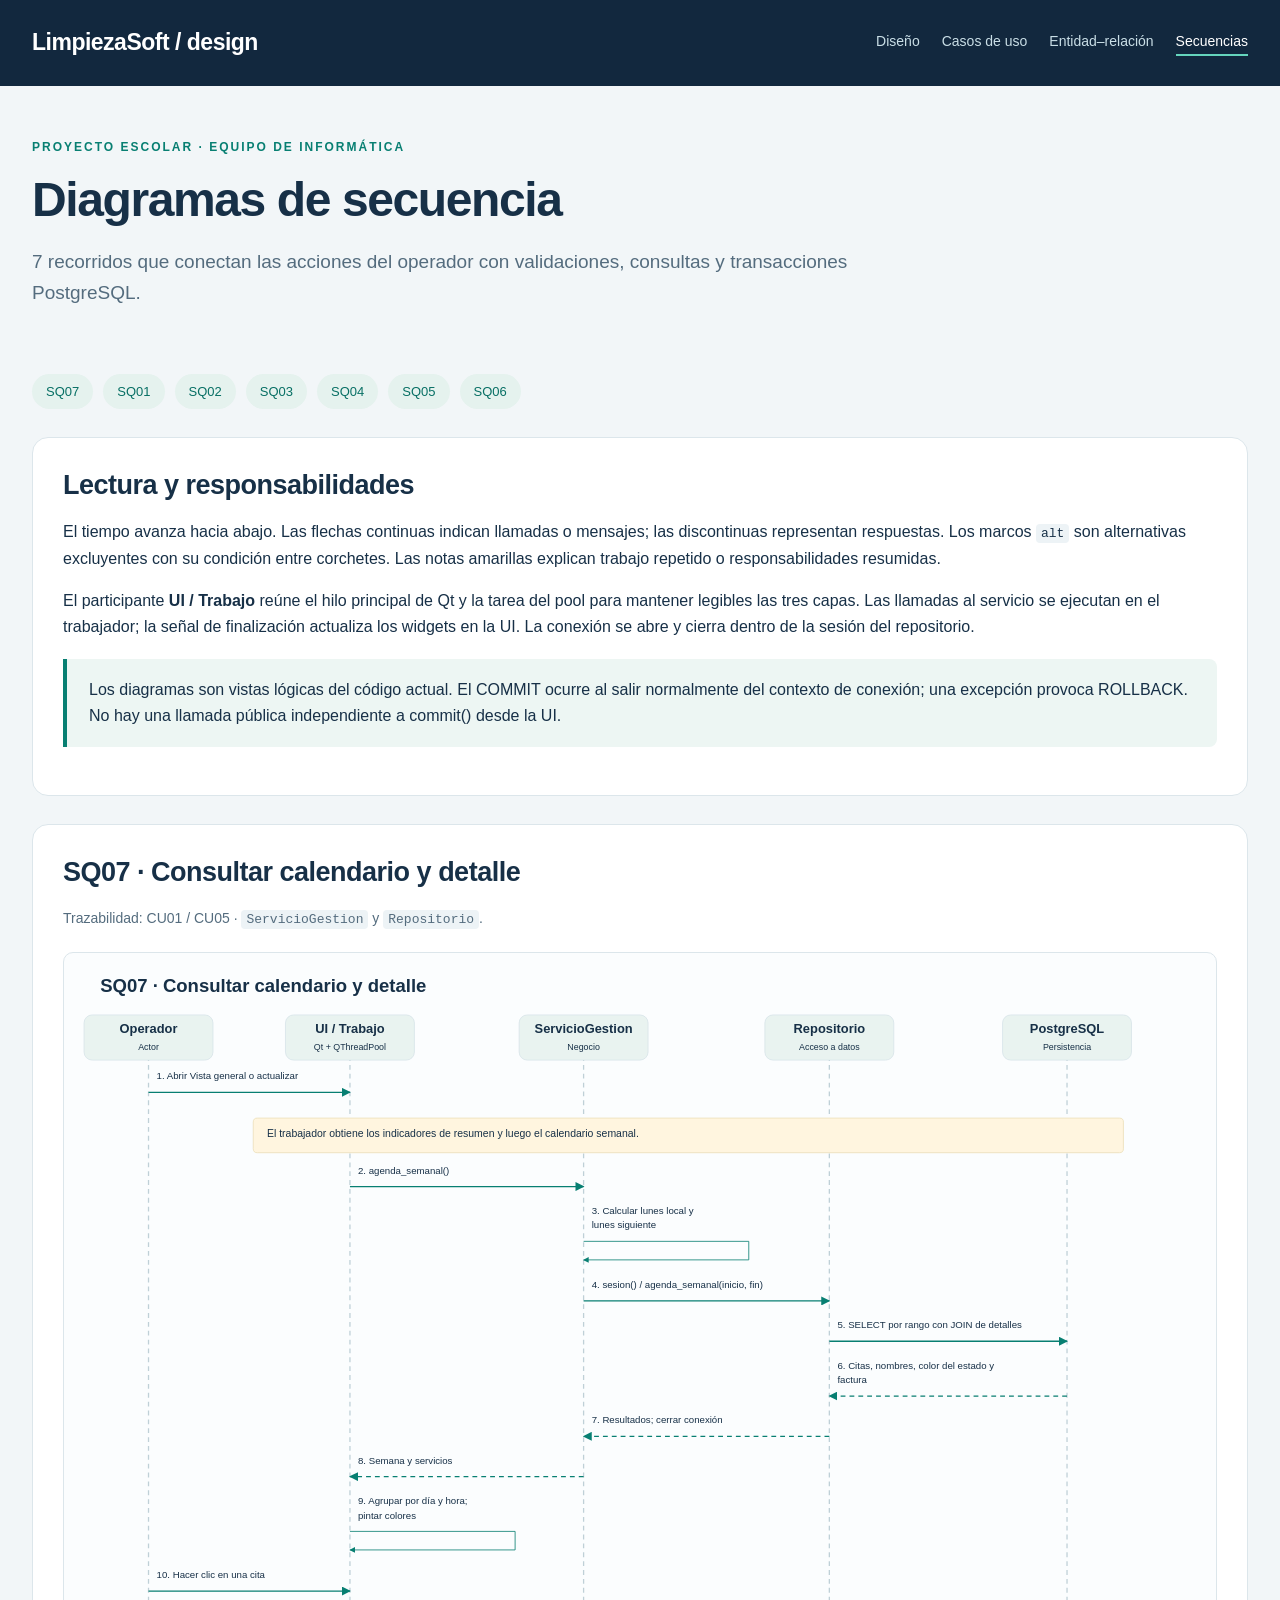
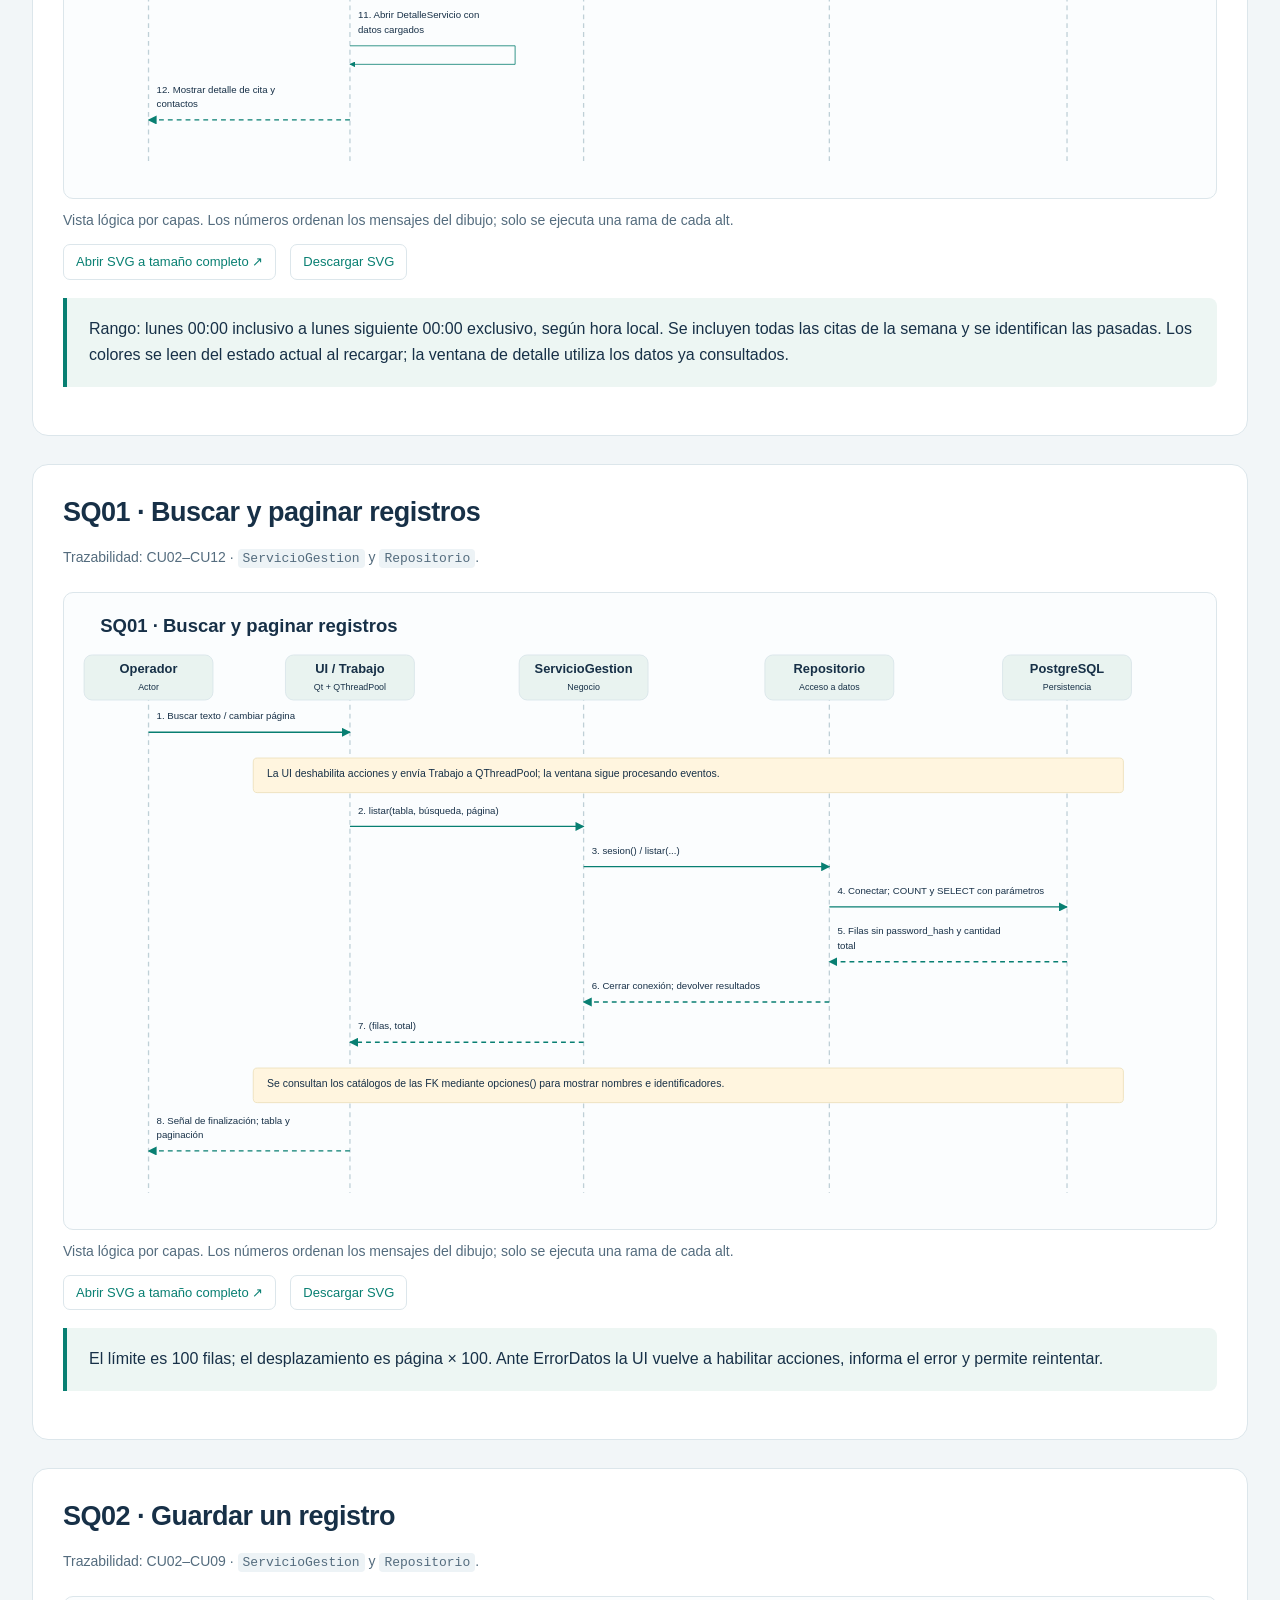
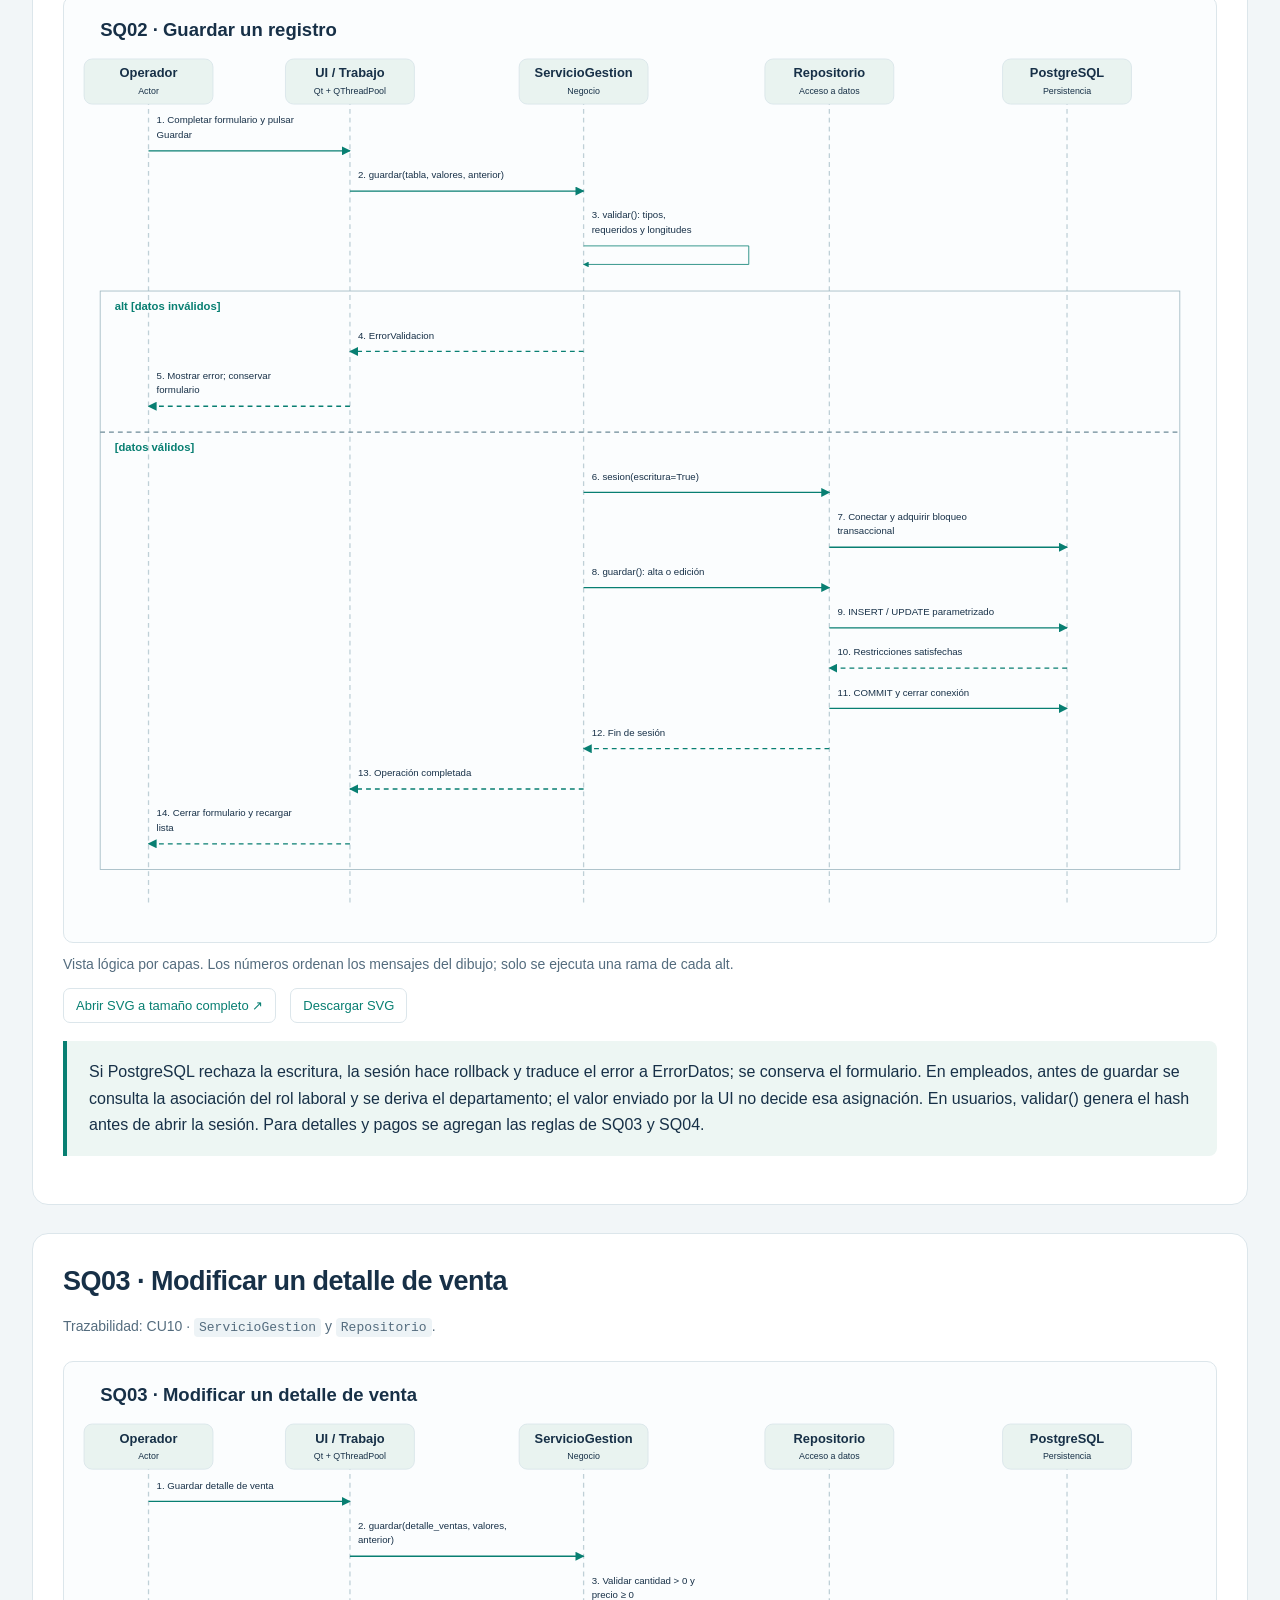
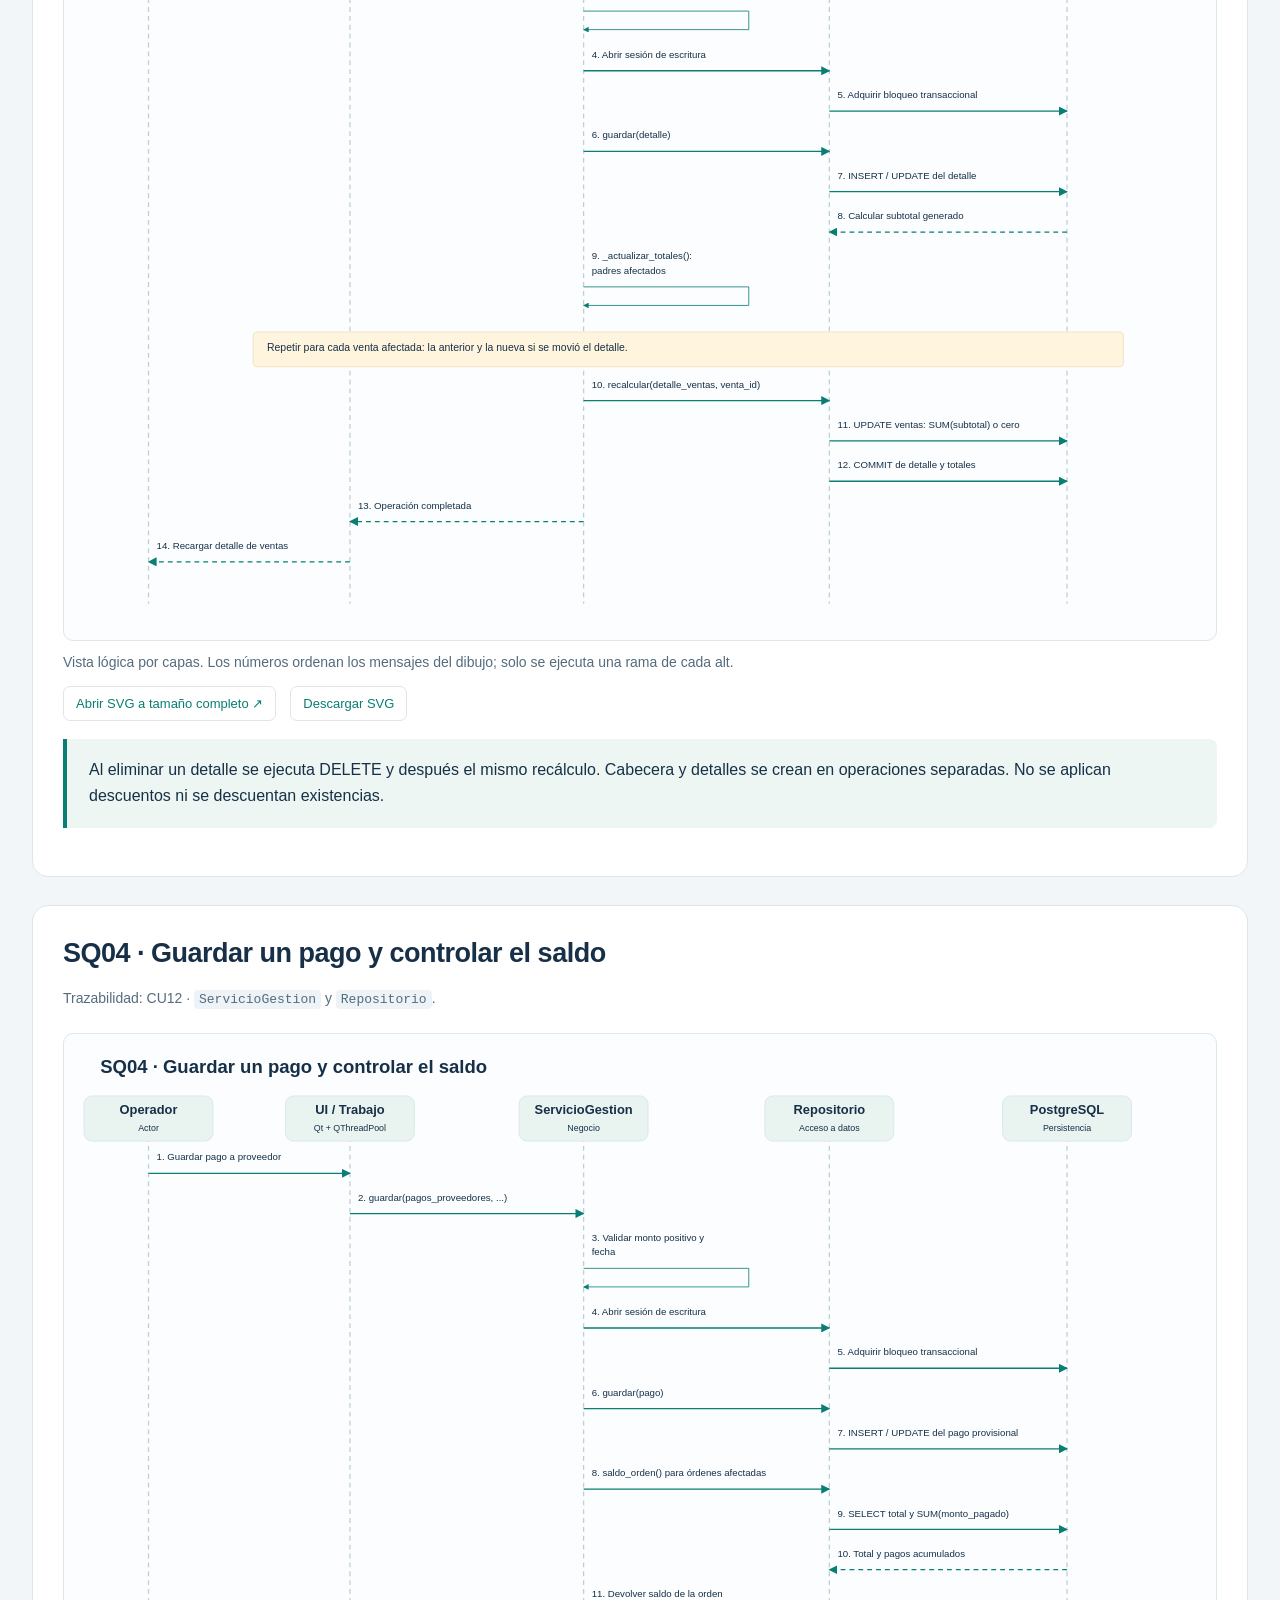
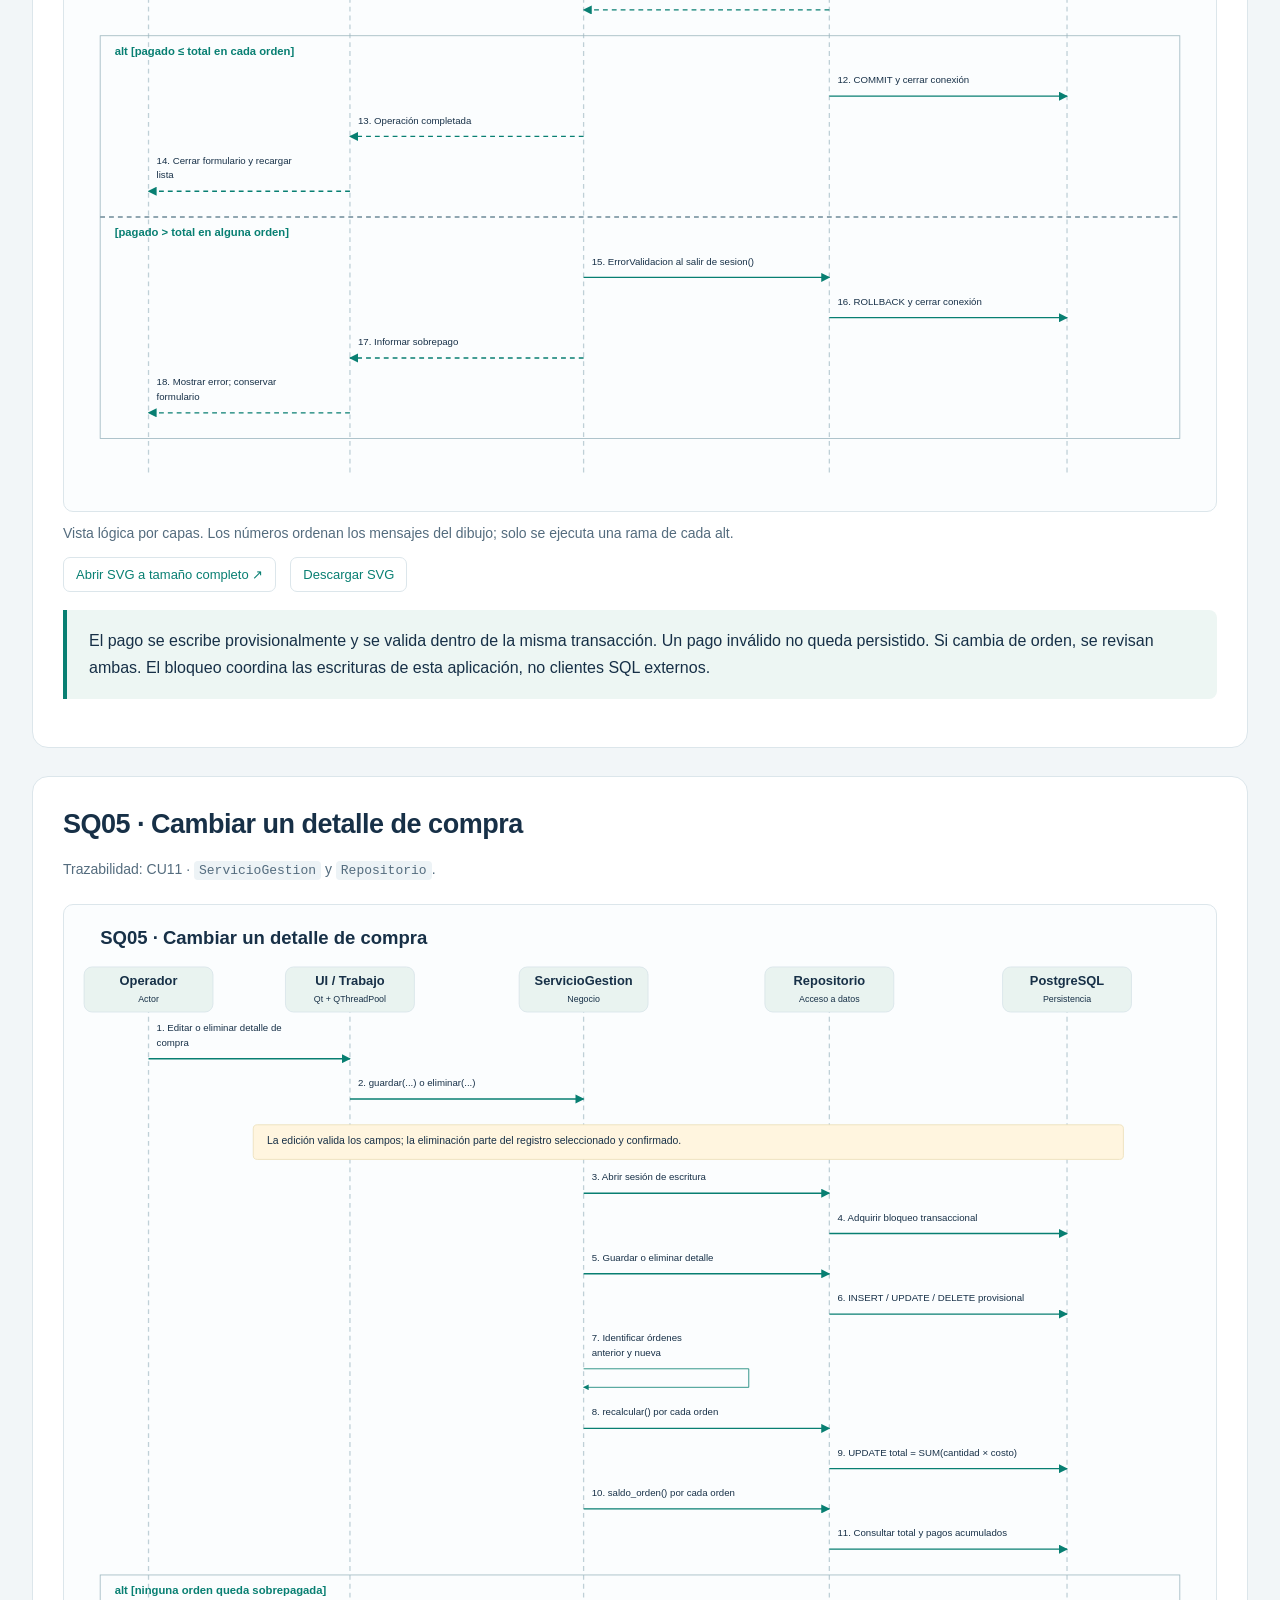
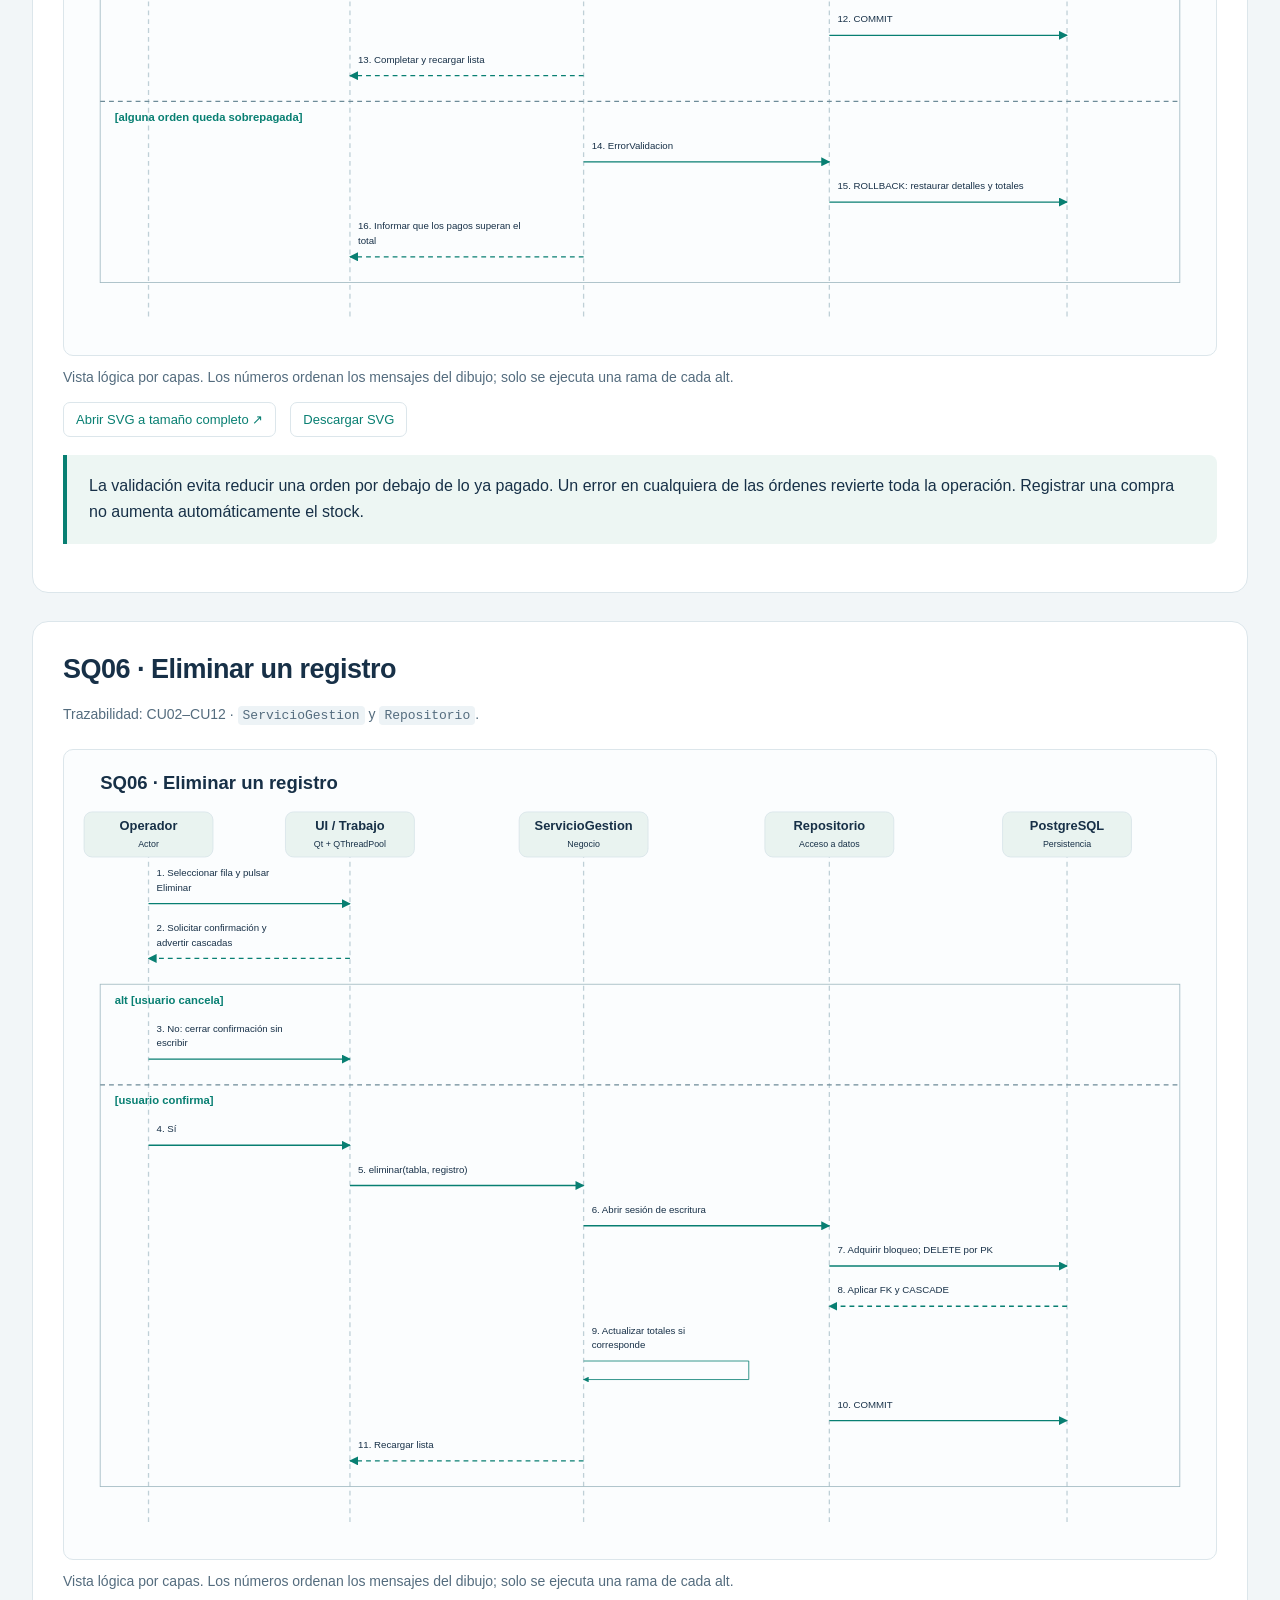
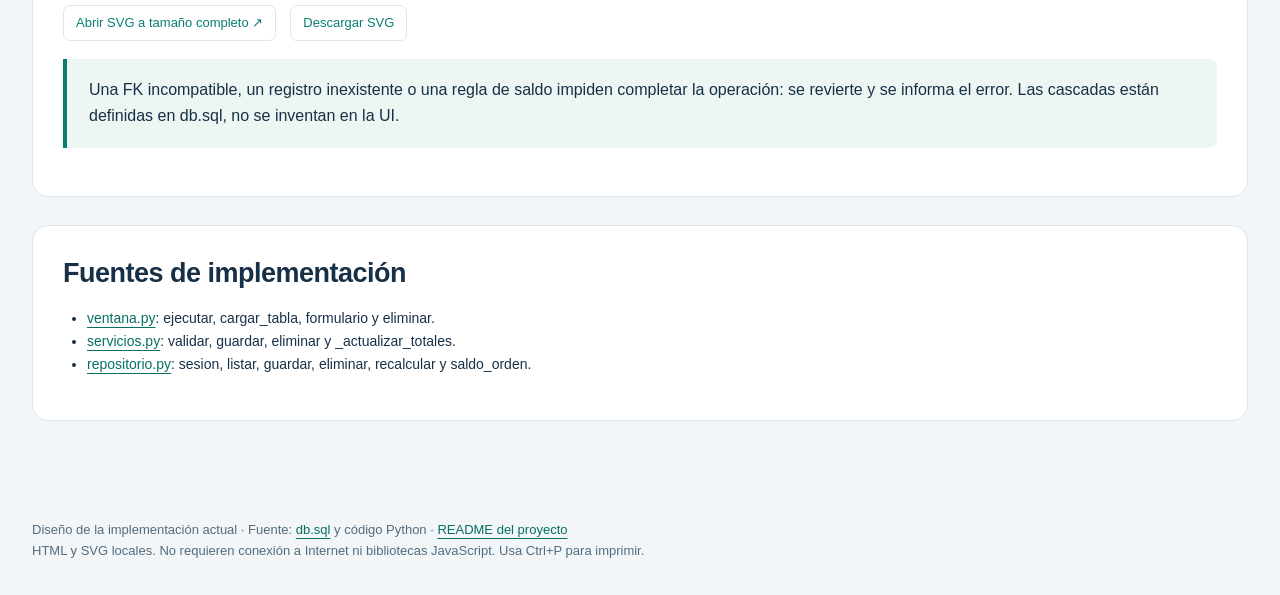
<file: design/secuencias.html>
<!doctype html>
<html lang="es"><head><meta charset="utf-8"><meta name="viewport" content="width=device-width, initial-scale=1">
<meta name="description" content="7 recorridos que conectan las acciones del operador con validaciones, consultas y transacciones PostgreSQL."><title>Diagramas de secuencia · LimpiezaSoft</title><link rel="stylesheet" href="styles.css"></head>
<body><a class="skip" href="#contenido">Saltar al contenido</a><header class="top"><div class="top-inner"><a class="brand" href="index.html">LimpiezaSoft / design</a><nav aria-label="Documentos de diseño"><a href="index.html">Diseño</a><a href="casos-de-uso.html">Casos de uso</a><a href="entidad-relacion.html">Entidad–relación</a><a href="secuencias.html" aria-current="page">Secuencias</a></nav></div></header>
<div class="hero"><div class="eyebrow">Proyecto escolar · Equipo de Informática</div><h1>Diagramas de secuencia</h1><p class="lead">7 recorridos que conectan las acciones del operador con validaciones, consultas y transacciones PostgreSQL.</p></div>
<main id="contenido"><nav class="pills" aria-label="Secciones del documento"><a href="#calendario">SQ07</a><a href="#consulta">SQ01</a><a href="#guardar">SQ02</a><a href="#venta">SQ03</a><a href="#pago">SQ04</a><a href="#compra">SQ05</a><a href="#eliminar">SQ06</a></nav><section id="lectura"><h2>Lectura y responsabilidades</h2><p>El tiempo avanza hacia abajo. Las flechas continuas indican llamadas o mensajes; las discontinuas representan respuestas. Los marcos <code>alt</code> son alternativas excluyentes con su condición entre corchetes. Las notas amarillas explican trabajo repetido o responsabilidades resumidas.</p><p>El participante <strong>UI / Trabajo</strong> reúne el hilo principal de Qt y la tarea del pool para mantener legibles las tres capas. Las llamadas al servicio se ejecutan en el trabajador; la señal de finalización actualiza los widgets en la UI. La conexión se abre y cierra dentro de la sesión del repositorio.</p><div class="note">Los diagramas son vistas lógicas del código actual. El COMMIT ocurre al salir normalmente del contexto de conexión; una excepción provoca ROLLBACK. No hay una llamada pública independiente a commit() desde la UI.</div></section><section id="calendario"><h2>SQ07 · Consultar calendario y detalle</h2><p class="muted">Trazabilidad: CU01 / CU05 · <code>ServicioGestion</code> y <code>Repositorio</code>.</p><figure class="figure"><div class="diagram" tabindex="0" aria-label="SQ07 · Consultar calendario y detalle. Desplazamiento horizontal disponible."><img src="svg/secuencia-calendario.svg" alt="SQ07 · Consultar calendario y detalle"></div><figcaption>Vista lógica por capas. Los números ordenan los mensajes del dibujo; solo se ejecuta una rama de cada alt.</figcaption><div class="tools"><a href="svg/secuencia-calendario.svg" target="_blank" rel="noopener">Abrir SVG a tamaño completo ↗</a><a href="svg/secuencia-calendario.svg" download>Descargar SVG</a></div></figure><div class="note">Rango: lunes 00:00 inclusivo a lunes siguiente 00:00 exclusivo, según hora local. Se incluyen todas las citas de la semana y se identifican las pasadas. Los colores se leen del estado actual al recargar; la ventana de detalle utiliza los datos ya consultados.</div></section><section id="consulta"><h2>SQ01 · Buscar y paginar registros</h2><p class="muted">Trazabilidad: CU02–CU12 · <code>ServicioGestion</code> y <code>Repositorio</code>.</p><figure class="figure"><div class="diagram" tabindex="0" aria-label="SQ01 · Buscar y paginar registros. Desplazamiento horizontal disponible."><img src="svg/secuencia-consulta.svg" alt="SQ01 · Buscar y paginar registros"></div><figcaption>Vista lógica por capas. Los números ordenan los mensajes del dibujo; solo se ejecuta una rama de cada alt.</figcaption><div class="tools"><a href="svg/secuencia-consulta.svg" target="_blank" rel="noopener">Abrir SVG a tamaño completo ↗</a><a href="svg/secuencia-consulta.svg" download>Descargar SVG</a></div></figure><div class="note">El límite es 100 filas; el desplazamiento es página × 100. Ante ErrorDatos la UI vuelve a habilitar acciones, informa el error y permite reintentar.</div></section><section id="guardar"><h2>SQ02 · Guardar un registro</h2><p class="muted">Trazabilidad: CU02–CU09 · <code>ServicioGestion</code> y <code>Repositorio</code>.</p><figure class="figure"><div class="diagram" tabindex="0" aria-label="SQ02 · Guardar un registro. Desplazamiento horizontal disponible."><img src="svg/secuencia-guardar.svg" alt="SQ02 · Guardar un registro"></div><figcaption>Vista lógica por capas. Los números ordenan los mensajes del dibujo; solo se ejecuta una rama de cada alt.</figcaption><div class="tools"><a href="svg/secuencia-guardar.svg" target="_blank" rel="noopener">Abrir SVG a tamaño completo ↗</a><a href="svg/secuencia-guardar.svg" download>Descargar SVG</a></div></figure><div class="note">Si PostgreSQL rechaza la escritura, la sesión hace rollback y traduce el error a ErrorDatos; se conserva el formulario. En empleados, antes de guardar se consulta la asociación del rol laboral y se deriva el departamento; el valor enviado por la UI no decide esa asignación. En usuarios, validar() genera el hash antes de abrir la sesión. Para detalles y pagos se agregan las reglas de SQ03 y SQ04.</div></section><section id="venta"><h2>SQ03 · Modificar un detalle de venta</h2><p class="muted">Trazabilidad: CU10 · <code>ServicioGestion</code> y <code>Repositorio</code>.</p><figure class="figure"><div class="diagram" tabindex="0" aria-label="SQ03 · Modificar un detalle de venta. Desplazamiento horizontal disponible."><img src="svg/secuencia-venta.svg" alt="SQ03 · Modificar un detalle de venta"></div><figcaption>Vista lógica por capas. Los números ordenan los mensajes del dibujo; solo se ejecuta una rama de cada alt.</figcaption><div class="tools"><a href="svg/secuencia-venta.svg" target="_blank" rel="noopener">Abrir SVG a tamaño completo ↗</a><a href="svg/secuencia-venta.svg" download>Descargar SVG</a></div></figure><div class="note">Al eliminar un detalle se ejecuta DELETE y después el mismo recálculo. Cabecera y detalles se crean en operaciones separadas. No se aplican descuentos ni se descuentan existencias.</div></section><section id="pago"><h2>SQ04 · Guardar un pago y controlar el saldo</h2><p class="muted">Trazabilidad: CU12 · <code>ServicioGestion</code> y <code>Repositorio</code>.</p><figure class="figure"><div class="diagram" tabindex="0" aria-label="SQ04 · Guardar un pago y controlar el saldo. Desplazamiento horizontal disponible."><img src="svg/secuencia-pago.svg" alt="SQ04 · Guardar un pago y controlar el saldo"></div><figcaption>Vista lógica por capas. Los números ordenan los mensajes del dibujo; solo se ejecuta una rama de cada alt.</figcaption><div class="tools"><a href="svg/secuencia-pago.svg" target="_blank" rel="noopener">Abrir SVG a tamaño completo ↗</a><a href="svg/secuencia-pago.svg" download>Descargar SVG</a></div></figure><div class="note">El pago se escribe provisionalmente y se valida dentro de la misma transacción. Un pago inválido no queda persistido. Si cambia de orden, se revisan ambas. El bloqueo coordina las escrituras de esta aplicación, no clientes SQL externos.</div></section><section id="compra"><h2>SQ05 · Cambiar un detalle de compra</h2><p class="muted">Trazabilidad: CU11 · <code>ServicioGestion</code> y <code>Repositorio</code>.</p><figure class="figure"><div class="diagram" tabindex="0" aria-label="SQ05 · Cambiar un detalle de compra. Desplazamiento horizontal disponible."><img src="svg/secuencia-compra.svg" alt="SQ05 · Cambiar un detalle de compra"></div><figcaption>Vista lógica por capas. Los números ordenan los mensajes del dibujo; solo se ejecuta una rama de cada alt.</figcaption><div class="tools"><a href="svg/secuencia-compra.svg" target="_blank" rel="noopener">Abrir SVG a tamaño completo ↗</a><a href="svg/secuencia-compra.svg" download>Descargar SVG</a></div></figure><div class="note">La validación evita reducir una orden por debajo de lo ya pagado. Un error en cualquiera de las órdenes revierte toda la operación. Registrar una compra no aumenta automáticamente el stock.</div></section><section id="eliminar"><h2>SQ06 · Eliminar un registro</h2><p class="muted">Trazabilidad: CU02–CU12 · <code>ServicioGestion</code> y <code>Repositorio</code>.</p><figure class="figure"><div class="diagram" tabindex="0" aria-label="SQ06 · Eliminar un registro. Desplazamiento horizontal disponible."><img src="svg/secuencia-eliminar.svg" alt="SQ06 · Eliminar un registro"></div><figcaption>Vista lógica por capas. Los números ordenan los mensajes del dibujo; solo se ejecuta una rama de cada alt.</figcaption><div class="tools"><a href="svg/secuencia-eliminar.svg" target="_blank" rel="noopener">Abrir SVG a tamaño completo ↗</a><a href="svg/secuencia-eliminar.svg" download>Descargar SVG</a></div></figure><div class="note">Una FK incompatible, un registro inexistente o una regla de saldo impiden completar la operación: se revierte y se informa el error. Las cascadas están definidas en db.sql, no se inventan en la UI.</div></section><section id="fuentes"><h2>Fuentes de implementación</h2><ul class="sources"><li><a href="../limpiezasoft/ui/ventana.py">ventana.py</a>: ejecutar, cargar_tabla, formulario y eliminar.</li><li><a href="../limpiezasoft/negocio/servicios.py">servicios.py</a>: validar, guardar, eliminar y _actualizar_totales.</li><li><a href="../limpiezasoft/datos/repositorio.py">repositorio.py</a>: sesion, listar, guardar, eliminar, recalcular y saldo_orden.</li></ul></section></main><footer>Diseño de la implementación actual · Fuente: <a href="../db.sql">db.sql</a> y código Python · <a href="../README.md">README del proyecto</a><br>HTML y SVG locales. No requieren conexión a Internet ni bibliotecas JavaScript. Usa Ctrl+P para imprimir.</footer></body></html>
</file>
<file: design/styles.css>
:root{--ink:#173047;--muted:#546c7e;--green:#087f72;--line:#dce6eb;--paper:#fff;--wash:#f2f6f8}
*{box-sizing:border-box}html{scroll-behavior:smooth;scroll-padding-top:24px}body{margin:0;background:var(--wash);color:var(--ink);font:16px/1.65 "Segoe UI",Arial,sans-serif}a{color:#076f64;text-underline-offset:4px}a:hover{color:#064a43}a:focus-visible,button:focus-visible{outline:3px solid #d89818;outline-offset:4px}.skip{position:absolute;left:16px;top:-80px;background:white;padding:10px;z-index:10}.skip:focus{top:10px}.top{background:#12283e;color:white}.top-inner{max-width:1280px;margin:auto;padding:24px 32px;display:flex;gap:28px;align-items:center;justify-content:space-between;flex-wrap:wrap}.brand{font-size:23px;font-weight:750;color:white;text-decoration:none;letter-spacing:-.5px}.top nav{display:flex;gap:22px;flex-wrap:wrap}.top nav a{color:#c9dee6;font-size:14px;text-decoration:none}.top nav a[aria-current=page]{color:white;border-bottom:2px solid #65d5bd}.hero{max-width:1280px;margin:auto;padding:52px 32px 26px}.eyebrow{font-size:12px;letter-spacing:2px;text-transform:uppercase;color:var(--green);font-weight:750}h1{font-size:clamp(32px,4vw,48px);line-height:1.15;letter-spacing:-1.4px;margin:14px 0 18px}h2{font-size:27px;line-height:1.3;letter-spacing:-.5px;margin:0 0 16px}h3{font-size:20px;margin:0 0 12px}.lead{font-size:19px;max-width:850px;color:var(--muted)}main{max-width:1280px;margin:auto;padding:0 32px 60px}section{margin:28px 0;padding:30px;background:var(--paper);border:1px solid var(--line);border-radius:16px;scroll-margin-top:24px}.grid{display:grid;grid-template-columns:repeat(auto-fit,minmax(245px,1fr));gap:18px}.card{display:block;border:1px solid var(--line);padding:25px;border-radius:12px;text-decoration:none;background:white;color:var(--ink)}.card:hover{border-color:var(--green)}.card b{font-size:22px;display:block;margin:8px 0}.card small{color:var(--green);font-weight:700;letter-spacing:1px}.card p{margin-bottom:0;color:var(--muted)}.pills{display:flex;flex-wrap:wrap;gap:10px;margin:20px 0}.pills a,.pill{font-size:13px;border-radius:20px;background:#e5f2ee;padding:7px 14px;text-decoration:none}.note{padding:18px 22px;border-left:4px solid var(--green);background:#edf6f3;border-radius:0 8px 8px 0;margin:18px 0}.muted,figcaption{color:var(--muted);font-size:14px}.figure{margin:22px 0 12px}.diagram{border:1px solid var(--line);border-radius:10px;overflow:auto;background:#fbfdfe;padding:12px}.diagram img{display:block;width:100%;min-width:740px;height:auto}figcaption{margin-top:10px}.tools{display:flex;gap:14px;margin:12px 0;align-items:center;flex-wrap:wrap}.tools a,button{font:inherit;font-size:13px;border:1px solid var(--line);background:white;border-radius:7px;color:var(--green);padding:6px 12px;text-decoration:none;cursor:pointer}.table-wrap{overflow:auto}table{border-collapse:collapse;width:100%;font-size:14px}th{text-align:left;background:#edf3f6;font-size:12px;text-transform:uppercase;letter-spacing:.4px}th,td{padding:11px 12px;border-bottom:1px solid var(--line);vertical-align:top}code{background:#edf3f6;border-radius:4px;padding:2px 5px;font:13px/1.6 Consolas,monospace;overflow-wrap:anywhere}pre{background:#12283e;color:#d7efe9;padding:20px;border-radius:10px;overflow:auto}pre code{background:none;color:inherit}dt{font-weight:700;margin-top:12px}dd{margin:3px 0 14px;color:var(--muted)}footer{max-width:1280px;margin:auto;padding:10px 32px 38px;color:var(--muted);font-size:13px}details{border:1px solid var(--line);border-radius:8px;padding:14px;margin:12px 0}summary{cursor:pointer;font-weight:700;overflow-wrap:anywhere}.badge{font-size:12px;font-weight:700;color:var(--green)}.stats{display:flex;gap:32px;flex-wrap:wrap;padding:10px 0}.stats strong{display:block;font-size:30px;color:var(--green)}.stats span{font-size:13px;color:var(--muted)}ol,ul{padding-left:24px}.sources{font-size:14px}section p:last-child{margin-bottom:0}
@media(max-width:640px){.hero{padding:30px 18px 12px}main{padding:0 14px 30px}.top-inner{padding:18px}.top nav{gap:12px}section{padding:20px 16px}h2{font-size:23px}.lead{font-size:17px}}
@media print{body{background:white;font-size:11pt}.top,.tools,.skip{display:none}.hero,main{padding:0;max-width:none}h1{font-size:28pt}section{border:none;padding:12px 0;break-before:auto}.diagram{overflow:visible;padding:0;border:none}.diagram img{min-width:0;width:100%}figure,table tr{break-inside:avoid}a{color:inherit}.pills{display:none}details{break-inside:avoid}footer{padding:10px 0}}
</file>
